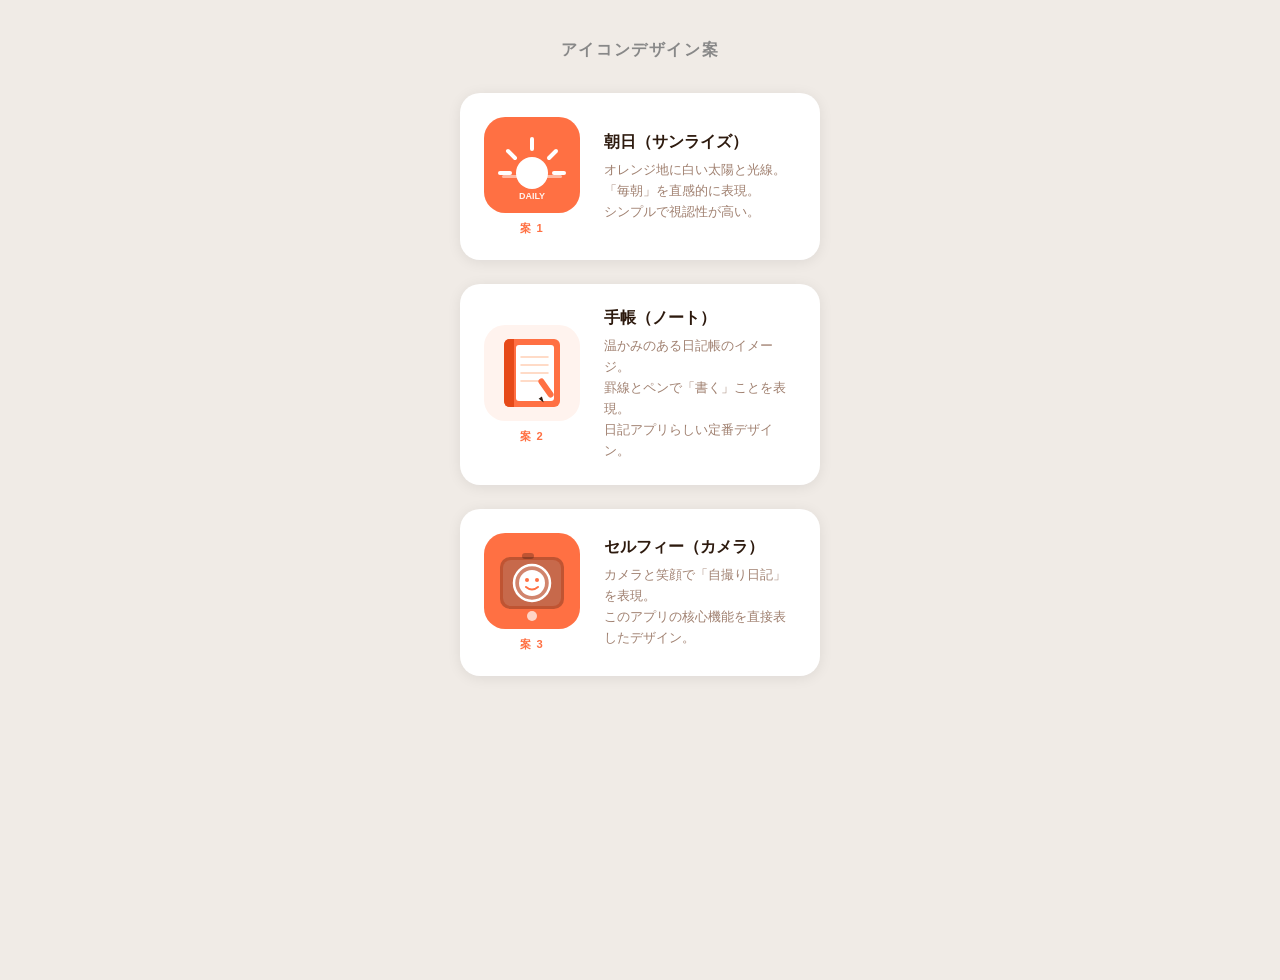
<file: icon-preview.html>
<!DOCTYPE html>
<html lang="ja">
<head>
  <meta charset="UTF-8" />
  <meta name="viewport" content="width=device-width, initial-scale=1.0" />
  <title>アイコン案</title>
  <style>
    body {
      font-family: 'Helvetica Neue', Arial, 'Hiragino Sans', sans-serif;
      background: #f0ebe6;
      display: flex;
      flex-direction: column;
      align-items: center;
      padding: 32px 16px;
      gap: 32px;
      min-height: 100vh;
    }
    h1 { font-size: 1rem; color: #888; letter-spacing: 0.1em; margin: 0; }
    .cards {
      display: flex;
      flex-direction: column;
      gap: 24px;
      width: 100%;
      max-width: 360px;
    }
    .card {
      background: #fff;
      border-radius: 20px;
      padding: 24px;
      box-shadow: 0 2px 14px rgba(0,0,0,0.08);
      display: flex;
      align-items: center;
      gap: 24px;
    }
    .icon-wrap {
      display: flex;
      flex-direction: column;
      align-items: center;
      gap: 8px;
      flex-shrink: 0;
    }
    /* iPhoneホーム画面風の角丸 */
    svg {
      border-radius: 22%;
      display: block;
    }
    .badge {
      font-size: 0.7rem;
      font-weight: 700;
      color: #ff7043;
      letter-spacing: 0.08em;
    }
    .info h2 { font-size: 1rem; font-weight: 700; color: #2d1a0e; margin: 0 0 6px; }
    .info p  { font-size: 0.82rem; color: #a08070; margin: 0; line-height: 1.6; }
  </style>
</head>
<body>
  <h1>アイコンデザイン案</h1>
  <div class="cards">

    <!-- 案1: 朝日 -->
    <div class="card">
      <div class="icon-wrap">
        <svg width="96" height="96" viewBox="0 0 96 96" xmlns="http://www.w3.org/2000/svg">
          <rect width="96" height="96" fill="#ff7043"/>
          <!-- 地平線 -->
          <rect x="18" y="58" width="60" height="3" rx="1.5" fill="rgba(255,255,255,0.5)"/>
          <!-- 太陽 -->
          <circle cx="48" cy="56" r="16" fill="#fff"/>
          <!-- 光線 -->
          <line x1="48" y1="22" x2="48" y2="32" stroke="#fff" stroke-width="4" stroke-linecap="round"/>
          <line x1="24" y1="34" x2="31" y2="41" stroke="#fff" stroke-width="4" stroke-linecap="round"/>
          <line x1="72" y1="34" x2="65" y2="41" stroke="#fff" stroke-width="4" stroke-linecap="round"/>
          <line x1="16" y1="56" x2="26" y2="56" stroke="#fff" stroke-width="4" stroke-linecap="round"/>
          <line x1="80" y1="56" x2="70" y2="56" stroke="#fff" stroke-width="4" stroke-linecap="round"/>
          <!-- アプリ名 -->
          <text x="48" y="82" text-anchor="middle" font-size="9" font-weight="700"
                font-family="Helvetica Neue, Arial, sans-serif" fill="#fff" opacity="0.9">DAILY</text>
        </svg>
        <span class="badge">案 1</span>
      </div>
      <div class="info">
        <h2>朝日（サンライズ）</h2>
        <p>オレンジ地に白い太陽と光線。<br/>「毎朝」を直感的に表現。<br/>シンプルで視認性が高い。</p>
      </div>
    </div>

    <!-- 案2: 手帳 -->
    <div class="card">
      <div class="icon-wrap">
        <svg width="96" height="96" viewBox="0 0 96 96" xmlns="http://www.w3.org/2000/svg">
          <rect width="96" height="96" fill="#fff3ee"/>
          <!-- ノート本体 -->
          <rect x="20" y="14" width="56" height="68" rx="6" fill="#ff7043"/>
          <!-- 背表紙（左の帯） -->
          <rect x="20" y="14" width="10" height="68" rx="6" fill="#e64a19"/>
          <rect x="26" y="14" width="4" height="68" fill="#e64a19"/>
          <!-- ページ（白エリア） -->
          <rect x="32" y="20" width="38" height="56" rx="3" fill="#fff"/>
          <!-- 罫線 -->
          <line x1="37" y1="32" x2="64" y2="32" stroke="#ffd0b5" stroke-width="1.5" stroke-linecap="round"/>
          <line x1="37" y1="40" x2="64" y2="40" stroke="#ffd0b5" stroke-width="1.5" stroke-linecap="round"/>
          <line x1="37" y1="48" x2="64" y2="48" stroke="#ffd0b5" stroke-width="1.5" stroke-linecap="round"/>
          <line x1="37" y1="56" x2="55" y2="56" stroke="#ffd0b5" stroke-width="1.5" stroke-linecap="round"/>
          <!-- ペン -->
          <rect x="59" y="52" width="6" height="22" rx="3" fill="#ff7043" transform="rotate(-35 62 63)"/>
          <polygon points="56,72 60,72 58,78" fill="#2d1a0e" transform="rotate(-35 58 75)"/>
        </svg>
        <span class="badge">案 2</span>
      </div>
      <div class="info">
        <h2>手帳（ノート）</h2>
        <p>温かみのある日記帳のイメージ。<br/>罫線とペンで「書く」ことを表現。<br/>日記アプリらしい定番デザイン。</p>
      </div>
    </div>

    <!-- 案3: セルフィー -->
    <div class="card">
      <div class="icon-wrap">
        <svg width="96" height="96" viewBox="0 0 96 96" xmlns="http://www.w3.org/2000/svg">
          <rect width="96" height="96" fill="#ff7043"/>
          <!-- カメラフレーム -->
          <rect x="16" y="24" width="64" height="52" rx="10" fill="rgba(0,0,0,0.25)"/>
          <rect x="19" y="27" width="58" height="46" rx="8" fill="rgba(255,255,255,0.12)"/>
          <!-- レンズ外円 -->
          <circle cx="48" cy="50" r="18" fill="rgba(255,255,255,0.18)" stroke="#fff" stroke-width="2.5"/>
          <!-- 顔（白円） -->
          <circle cx="48" cy="50" r="13" fill="#fff"/>
          <!-- 目 -->
          <circle cx="43" cy="47" r="2" fill="#ff7043"/>
          <circle cx="53" cy="47" r="2" fill="#ff7043"/>
          <!-- 笑顔 -->
          <path d="M42 54 Q48 59 54 54" stroke="#ff7043" stroke-width="2" stroke-linecap="round" fill="none"/>
          <!-- シャッターボタン -->
          <circle cx="48" cy="83" r="5" fill="#fff" opacity="0.7"/>
          <!-- カメラ上部 -->
          <rect x="38" y="20" width="12" height="6" rx="3" fill="rgba(0,0,0,0.25)"/>
        </svg>
        <span class="badge">案 3</span>
      </div>
      <div class="info">
        <h2>セルフィー（カメラ）</h2>
        <p>カメラと笑顔で「自撮り日記」を表現。<br/>このアプリの核心機能を直接表したデザイン。</p>
      </div>
    </div>

  </div>
</body>
</html>
</file>
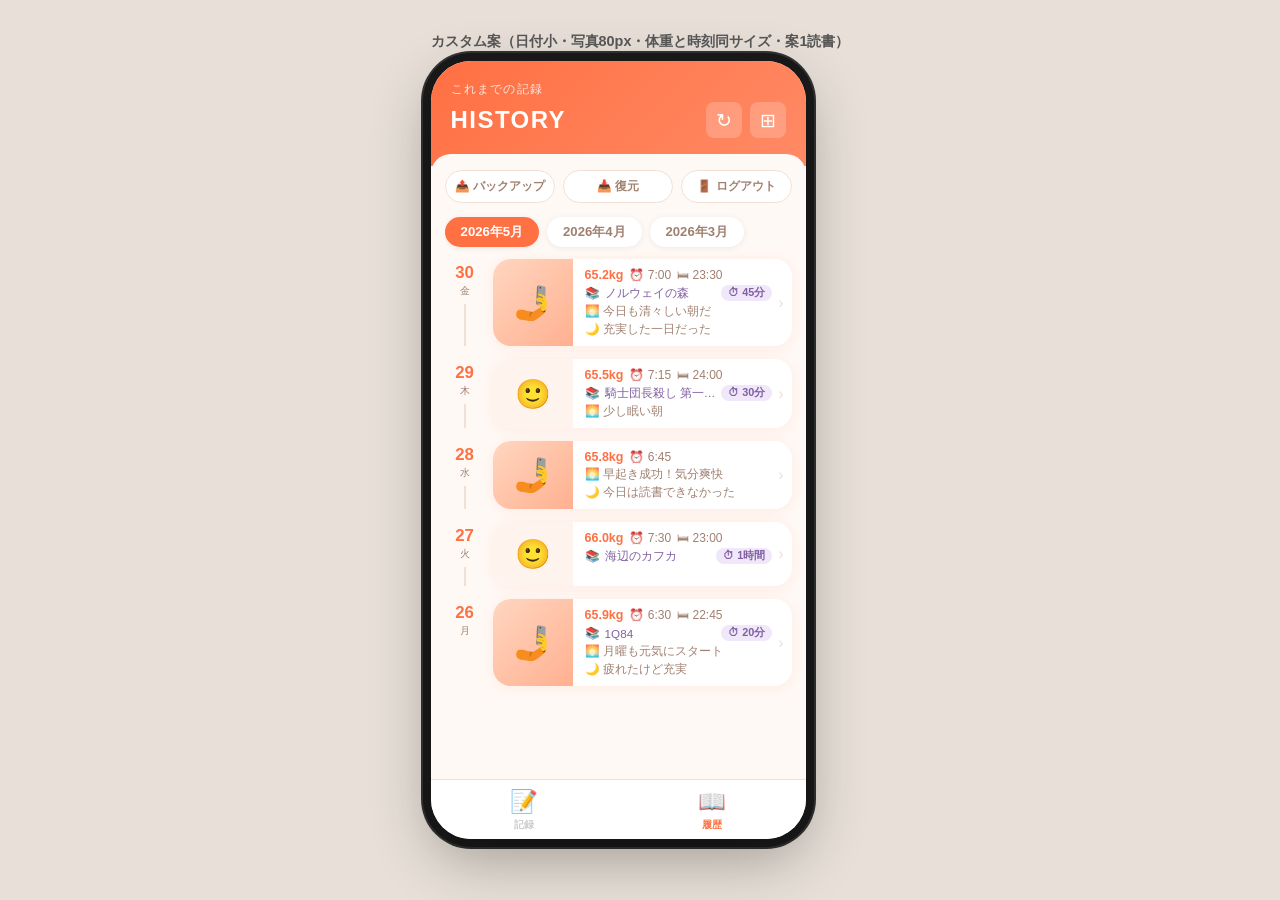
<file: layout-custom.html>
<!DOCTYPE html>
<html lang="ja">
<head>
<meta charset="UTF-8"/>
<meta name="viewport" content="width=device-width, initial-scale=1.0"/>
<title>カスタムレイアウト案</title>
<style>
*,*::before,*::after{box-sizing:border-box;margin:0;padding:0}
body{background:#e8e0d8;font-family:'Helvetica Neue',Arial,'Hiragino Kaku Gothic ProN',sans-serif;padding:32px;display:flex;gap:24px;justify-content:center;flex-wrap:wrap;align-items:flex-start}

:root{
  --primary:#ff7043;
  --primary-light:#ff8a65;
  --primary-pale:#fff3ee;
  --bg:#fff9f5;
  --card:#ffffff;
  --text:#2d1a0e;
  --muted:#a08070;
  --border:#f0e0d6;
  --radius:18px;
  --shadow:0 2px 14px rgba(255,112,67,0.10);
}

.phone-label{text-align:center;font-size:0.9rem;font-weight:700;color:#555;margin-bottom:10px}
.phone{
  width:375px;
  background:var(--bg);
  border-radius:40px;
  box-shadow:0 20px 60px rgba(0,0,0,0.30),0 0 0 8px #1a1a1a,0 0 0 10px #333;
  overflow:hidden;
}

/* header */
.header{background:linear-gradient(135deg,var(--primary),var(--primary-light));color:#fff;padding:20px 20px 28px;flex-shrink:0}
.header-sub{font-size:0.75rem;opacity:0.8;letter-spacing:0.1em;margin-bottom:4px}
.header-title-row{display:flex;align-items:center;justify-content:space-between}
.header-title{font-size:1.5rem;font-weight:800;letter-spacing:0.06em}
.btn-toggle{background:rgba(255,255,255,0.2);border:none;border-radius:8px;color:#fff;font-size:1.2rem;width:36px;height:36px;display:flex;align-items:center;justify-content:center}

/* body */
.body-scroll{background:var(--bg);margin-top:-12px;border-radius:20px 20px 0 0;padding:16px 14px 80px}

/* backup bar */
.backup-bar{display:flex;gap:8px;margin-bottom:10px}
.btn-backup{flex:1;padding:8px 6px;border:1.5px solid var(--border);border-radius:50px;background:var(--card);color:var(--muted);font-size:0.73rem;font-weight:600}

/* month chips */
.month-filter{display:flex;gap:8px;padding:4px 0 12px;overflow-x:auto;scrollbar-width:none}
.month-chip{flex-shrink:0;padding:6px 16px;border-radius:50px;border:none;background:var(--card);color:var(--muted);font-size:0.82rem;font-weight:600;box-shadow:0 1px 6px rgba(0,0,0,0.07)}
.month-chip.active{background:var(--primary);color:#fff}

/* timeline */
.history-list{list-style:none}
.history-item{display:flex;margin-bottom:13px;cursor:pointer}

/* ★ 日付カラム：小さく */
.timeline-date{
  width:40px;
  flex-shrink:0;
  display:flex;
  flex-direction:column;
  align-items:center;
  padding-top:6px;
}
.timeline-day{font-size:1.05rem;font-weight:800;color:var(--primary);line-height:1}
.timeline-weekday{font-size:0.62rem;color:var(--muted);margin-top:2px}
.timeline-line{width:2px;background:var(--border);flex:1;margin-top:6px;min-height:16px}

/* swipe container */
.swipe-container{flex:1;margin-left:8px;border-radius:var(--radius);box-shadow:var(--shadow);overflow:hidden}
.timeline-card{width:100%;background:var(--card);display:flex;align-items:stretch;position:relative}

/* ★ 写真：現状維持 80px */
.timeline-photo-col{width:80px;flex-shrink:0;display:flex;flex-direction:column}
.tl-photo{flex:1;min-height:64px;display:flex;align-items:stretch}
.tl-photo img{width:80px;height:100%;object-fit:cover;display:block}
.tl-photo-fill{
  width:80px;flex:1;min-height:64px;
  background:linear-gradient(135deg,#ffd6c0,#ffb090);
  display:flex;align-items:center;justify-content:center;font-size:2rem;
}
.tl-photo-placeholder{
  width:80px;flex:1;min-height:64px;
  background:var(--primary-pale);
  display:flex;align-items:center;justify-content:center;font-size:1.8rem;
}

/* info area */
.timeline-info{flex:1;padding:9px 6px 9px 12px;display:flex;flex-direction:column;gap:3px;min-width:0}

/* ★ Row1: 体重＋時刻を同じサイズで横並び */
.tl-row1{display:flex;align-items:center;gap:6px;flex-wrap:wrap}
.tl-weight{font-size:0.78rem;font-weight:700;color:var(--primary);white-space:nowrap}
.tl-time{font-size:0.75rem;color:var(--muted);white-space:nowrap}

/* ★ 読書行：案1スタイル */
.tl-reading{display:flex;align-items:center;gap:5px;font-size:0.73rem;color:#8060a0;overflow:hidden}
.tl-reading-icon{flex-shrink:0}
.tl-reading-title{overflow:hidden;text-overflow:ellipsis;white-space:nowrap;flex:1}
.tl-reading-time{
  flex-shrink:0;
  background:#f0e8fa;color:#8060a0;
  border-radius:50px;padding:1px 7px;
  font-size:0.68rem;font-weight:700;
}

/* コメント行 */
.tl-comment{font-size:0.73rem;color:var(--muted);white-space:nowrap;overflow:hidden;text-overflow:ellipsis}

/* arrow */
.timeline-arrow{display:flex;align-items:center;padding-right:8px;color:var(--border);font-size:1rem;flex-shrink:0}

/* nav */
.bottom-nav{position:sticky;bottom:0;background:var(--card);border-top:1px solid var(--border);display:flex;height:60px}
.nav-item{flex:1;display:flex;flex-direction:column;align-items:center;justify-content:center;gap:3px;border:none;background:transparent;color:#ccc;cursor:pointer}
.nav-item.active{color:var(--primary)}
.nav-icon{font-size:1.4rem}
.nav-label{font-size:0.65rem;font-weight:600}
</style>
</head>
<body>
<div>
<p class="phone-label">カスタム案（日付小・写真80px・体重と時刻同サイズ・案1読書）</p>
<div class="phone">
  <div class="header">
    <div class="header-sub">これまでの記録</div>
    <div class="header-title-row">
      <div class="header-title">HISTORY</div>
      <div style="display:flex;gap:8px">
        <button class="btn-toggle">↻</button>
        <button class="btn-toggle">⊞</button>
      </div>
    </div>
  </div>

  <div class="body-scroll">
    <div class="backup-bar">
      <button class="btn-backup">📤 バックアップ</button>
      <button class="btn-backup">📥 復元</button>
      <button class="btn-backup">🚪 ログアウト</button>
    </div>
    <div class="month-filter">
      <button class="month-chip active">2026年5月</button>
      <button class="month-chip">2026年4月</button>
      <button class="month-chip">2026年3月</button>
    </div>

    <ul class="history-list">

      <!-- 写真あり・読書あり・コメントあり -->
      <li class="history-item">
        <div class="timeline-date">
          <div class="timeline-day">30</div>
          <div class="timeline-weekday">金</div>
          <div class="timeline-line"></div>
        </div>
        <div class="swipe-container">
          <div class="timeline-card">
            <div class="timeline-photo-col">
              <div class="tl-photo-fill">🤳</div>
            </div>
            <div class="timeline-info">
              <div class="tl-row1">
                <span class="tl-weight">65.2kg</span>
                <span class="tl-time">⏰ 7:00</span>
                <span class="tl-time">🛏 23:30</span>
              </div>
              <div class="tl-reading">
                <span class="tl-reading-icon">📚</span>
                <span class="tl-reading-title">ノルウェイの森</span>
                <span class="tl-reading-time">⏱ 45分</span>
              </div>
              <div class="tl-comment">🌅 今日も清々しい朝だ</div>
              <div class="tl-comment">🌙 充実した一日だった</div>
            </div>
            <div class="timeline-arrow">›</div>
          </div>
        </div>
      </li>

      <!-- 写真なし・読書あり（長いタイトル）-->
      <li class="history-item">
        <div class="timeline-date">
          <div class="timeline-day">29</div>
          <div class="timeline-weekday">木</div>
          <div class="timeline-line"></div>
        </div>
        <div class="swipe-container">
          <div class="timeline-card">
            <div class="timeline-photo-col">
              <div class="tl-photo-placeholder">🙂</div>
            </div>
            <div class="timeline-info">
              <div class="tl-row1">
                <span class="tl-weight">65.5kg</span>
                <span class="tl-time">⏰ 7:15</span>
                <span class="tl-time">🛏 24:00</span>
              </div>
              <div class="tl-reading">
                <span class="tl-reading-icon">📚</span>
                <span class="tl-reading-title">騎士団長殺し 第一部 顕れるイデア編</span>
                <span class="tl-reading-time">⏱ 30分</span>
              </div>
              <div class="tl-comment">🌅 少し眠い朝</div>
            </div>
            <div class="timeline-arrow">›</div>
          </div>
        </div>
      </li>

      <!-- 写真あり・読書なし -->
      <li class="history-item">
        <div class="timeline-date">
          <div class="timeline-day">28</div>
          <div class="timeline-weekday">水</div>
          <div class="timeline-line"></div>
        </div>
        <div class="swipe-container">
          <div class="timeline-card">
            <div class="timeline-photo-col">
              <div class="tl-photo-fill">🤳</div>
            </div>
            <div class="timeline-info">
              <div class="tl-row1">
                <span class="tl-weight">65.8kg</span>
                <span class="tl-time">⏰ 6:45</span>
              </div>
              <div class="tl-comment">🌅 早起き成功！気分爽快</div>
              <div class="tl-comment">🌙 今日は読書できなかった</div>
            </div>
            <div class="timeline-arrow">›</div>
          </div>
        </div>
      </li>

      <!-- 写真なし・読書あり・コメントなし -->
      <li class="history-item">
        <div class="timeline-date">
          <div class="timeline-day">27</div>
          <div class="timeline-weekday">火</div>
          <div class="timeline-line"></div>
        </div>
        <div class="swipe-container">
          <div class="timeline-card">
            <div class="timeline-photo-col">
              <div class="tl-photo-placeholder">🙂</div>
            </div>
            <div class="timeline-info">
              <div class="tl-row1">
                <span class="tl-weight">66.0kg</span>
                <span class="tl-time">⏰ 7:30</span>
                <span class="tl-time">🛏 23:00</span>
              </div>
              <div class="tl-reading">
                <span class="tl-reading-icon">📚</span>
                <span class="tl-reading-title">海辺のカフカ</span>
                <span class="tl-reading-time">⏱ 1時間</span>
              </div>
            </div>
            <div class="timeline-arrow">›</div>
          </div>
        </div>
      </li>

      <!-- 写真あり・全項目あり -->
      <li class="history-item">
        <div class="timeline-date">
          <div class="timeline-day">26</div>
          <div class="timeline-weekday">月</div>
        </div>
        <div class="swipe-container">
          <div class="timeline-card">
            <div class="timeline-photo-col">
              <div class="tl-photo-fill">🤳</div>
            </div>
            <div class="timeline-info">
              <div class="tl-row1">
                <span class="tl-weight">65.9kg</span>
                <span class="tl-time">⏰ 6:30</span>
                <span class="tl-time">🛏 22:45</span>
              </div>
              <div class="tl-reading">
                <span class="tl-reading-icon">📚</span>
                <span class="tl-reading-title">1Q84</span>
                <span class="tl-reading-time">⏱ 20分</span>
              </div>
              <div class="tl-comment">🌅 月曜も元気にスタート</div>
              <div class="tl-comment">🌙 疲れたけど充実</div>
            </div>
            <div class="timeline-arrow">›</div>
          </div>
        </div>
      </li>

    </ul>
  </div>

  <div class="bottom-nav">
    <button class="nav-item"><span class="nav-icon">📝</span><span class="nav-label">記録</span></button>
    <button class="nav-item active"><span class="nav-icon">📖</span><span class="nav-label">履歴</span></button>
  </div>
</div>
</div>
</body>
</html>
</file>
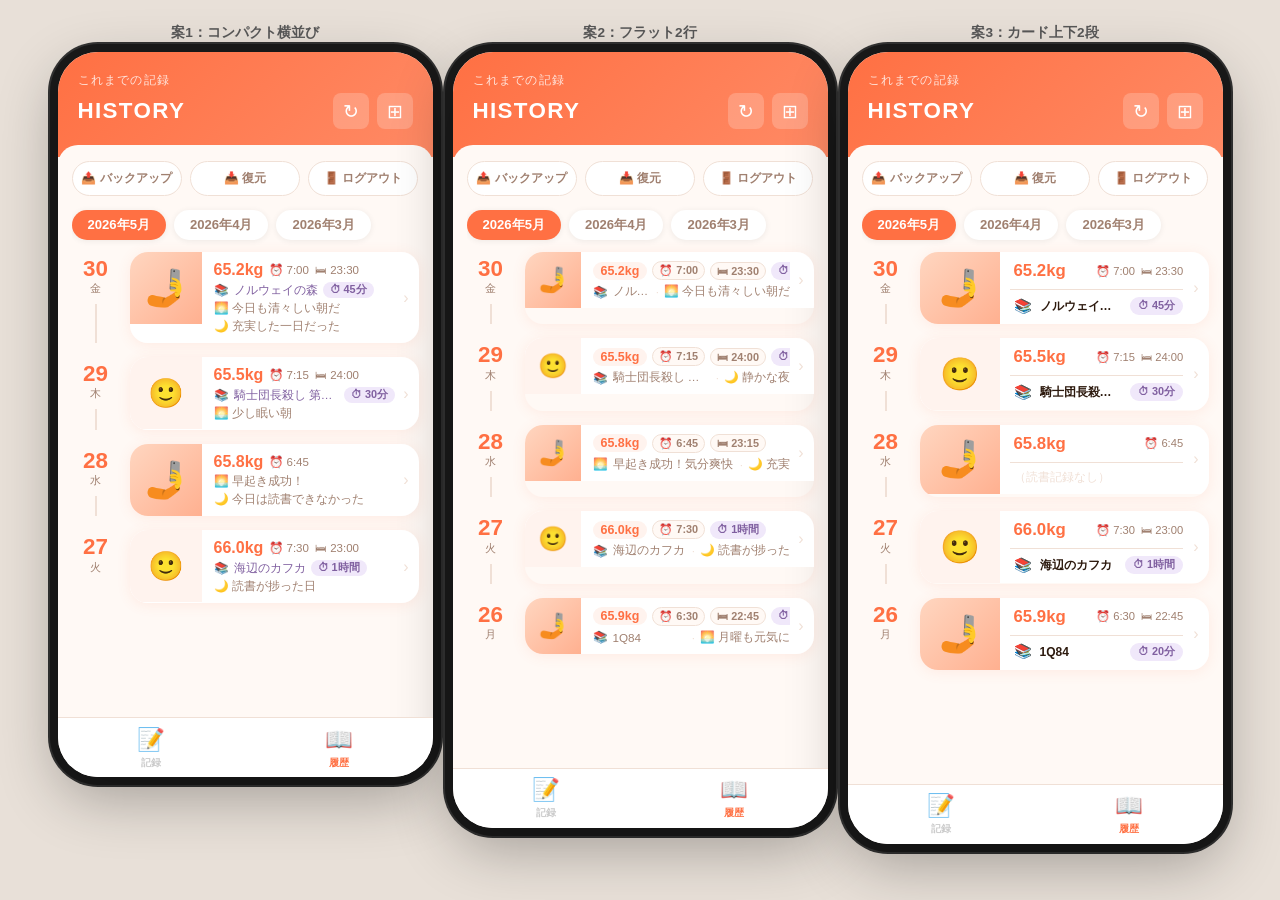
<file: layout-preview.html>
<!DOCTYPE html>
<html lang="ja">
<head>
<meta charset="UTF-8"/>
<meta name="viewport" content="width=device-width, initial-scale=1.0"/>
<title>レイアウト案 プレビュー</title>
<style>
*,*::before,*::after{box-sizing:border-box;margin:0;padding:0}
body{background:#e8e0d8;font-family:'Helvetica Neue',Arial,'Hiragino Kaku Gothic ProN',sans-serif;padding:24px 12px;display:flex;gap:20px;justify-content:center;flex-wrap:wrap;align-items:flex-start}

:root{
  --primary:#ff7043;
  --primary-light:#ff8a65;
  --primary-pale:#fff3ee;
  --bg:#fff9f5;
  --card:#ffffff;
  --text:#2d1a0e;
  --muted:#a08070;
  --border:#f0e0d6;
  --danger:#e05252;
  --radius:18px;
  --shadow:0 2px 14px rgba(255,112,67,0.10);
}

/* ── Phone frame ── */
.phone{
  width:375px;
  background:var(--bg);
  border-radius:40px;
  box-shadow:0 20px 60px rgba(0,0,0,0.30), 0 0 0 8px #1a1a1a, 0 0 0 10px #333;
  overflow:hidden;
  flex-shrink:0;
}
.phone-label{
  text-align:center;
  font-size:0.85rem;
  font-weight:700;
  color:#555;
  margin-bottom:10px;
}

/* ── Header ── */
.header{
  background:linear-gradient(135deg,var(--primary),var(--primary-light));
  color:#fff;
  padding:20px 20px 28px;
}
.header-sub{font-size:0.75rem;opacity:0.8;letter-spacing:0.1em;margin-bottom:4px}
.header-title-row{display:flex;align-items:center;justify-content:space-between}
.header-title{font-size:1.5rem;font-weight:800;letter-spacing:0.06em}
.btn-toggle{background:rgba(255,255,255,0.2);border:none;border-radius:8px;color:#fff;font-size:1.2rem;width:36px;height:36px;display:flex;align-items:center;justify-content:center}

/* ── Body ── */
.body-scroll{
  background:var(--bg);
  margin-top:-12px;
  border-radius:20px 20px 0 0;
  padding:16px 14px 100px;
}

/* ── Backup bar ── */
.backup-bar{display:flex;gap:8px;margin-bottom:10px}
.btn-backup{flex:1;padding:8px;border:1.5px solid var(--border);border-radius:50px;background:var(--card);color:var(--muted);font-size:0.75rem;font-weight:600}

/* ── Month chips ── */
.month-filter{display:flex;gap:8px;padding:4px 0 12px;overflow-x:auto;scrollbar-width:none}
.month-chip{flex-shrink:0;padding:6px 16px;border-radius:50px;border:none;background:var(--card);color:var(--muted);font-size:0.82rem;font-weight:600;box-shadow:0 1px 6px rgba(0,0,0,0.07)}
.month-chip.active{background:var(--primary);color:#fff}

/* ── Common timeline ── */
.history-list{list-style:none}
.history-item{display:flex;margin-bottom:14px;cursor:pointer}
.timeline-date{width:48px;flex-shrink:0;display:flex;flex-direction:column;align-items:center;padding-top:6px}
.timeline-day{font-size:1.4rem;font-weight:800;color:var(--primary);line-height:1}
.timeline-weekday{font-size:0.68rem;color:var(--muted);margin-top:2px}
.timeline-line{width:2px;background:var(--border);flex:1;margin-top:8px;min-height:20px}
.swipe-container{flex:1;margin-left:10px;border-radius:var(--radius);box-shadow:var(--shadow);overflow:hidden}
.timeline-card{width:100%;background:var(--card);display:flex;align-items:stretch;position:relative}
.timeline-arrow{display:flex;align-items:center;padding-right:10px;color:var(--border);font-size:1rem}

/* ── Nav ── */
.bottom-nav{position:sticky;bottom:0;background:var(--card);border-top:1px solid var(--border);display:flex;height:60px}
.nav-item{flex:1;display:flex;flex-direction:column;align-items:center;justify-content:center;gap:3px;border:none;background:transparent;color:#ccc;cursor:pointer}
.nav-item.active{color:var(--primary)}
.nav-icon{font-size:1.4rem}
.nav-label{font-size:0.65rem;font-weight:600}

/* ━━━━━━━━━━━━━━━━━━━━━━━━━━━━━━━━━━━
   案1：コンパクト横並び
   ━━━━━━━━━━━━━━━━━━━━━━━━━━━━━━━━━━━ */
.v1 .timeline-photo-col{width:72px;flex-shrink:0;display:flex;flex-direction:column}
.v1 .tl-photo{width:72px;height:72px;object-fit:cover;display:block;background:var(--primary-pale);display:flex;align-items:center;justify-content:center;font-size:1.8rem}
.v1 .tl-photo img{width:72px;height:72px;object-fit:cover;display:block}
.v1 .tl-photo-placeholder{width:72px;height:72px;background:var(--primary-pale);display:flex;align-items:center;justify-content:center;font-size:1.8rem}
.v1 .timeline-info{flex:1;padding:9px 8px 9px 12px;display:flex;flex-direction:column;gap:3px;min-width:0}
.v1 .tl-row1{display:flex;align-items:center;gap:6px;flex-wrap:wrap}
.v1 .tl-weight{font-size:1rem;font-weight:800;color:var(--primary);white-space:nowrap}
.v1 .tl-time{font-size:0.72rem;color:var(--muted);white-space:nowrap}
.v1 .tl-reading{display:flex;align-items:center;gap:5px;font-size:0.73rem;color:#8060a0;white-space:nowrap;overflow:hidden}
.v1 .tl-reading-title{overflow:hidden;text-overflow:ellipsis;white-space:nowrap}
.v1 .tl-reading-time{flex-shrink:0;background:#f0e8fa;color:#8060a0;border-radius:50px;padding:1px 7px;font-size:0.68rem;font-weight:700}
.v1 .tl-comment{font-size:0.73rem;color:var(--muted);white-space:nowrap;overflow:hidden;text-overflow:ellipsis}

/* ━━━━━━━━━━━━━━━━━━━━━━━━━━━━━━━━━━━
   案2：フラット2行
   ━━━━━━━━━━━━━━━━━━━━━━━━━━━━━━━━━━━ */
.v2 .timeline-photo-col{width:56px;flex-shrink:0}
.v2 .tl-photo-placeholder{width:56px;height:56px;background:var(--primary-pale);display:flex;align-items:center;justify-content:center;font-size:1.5rem}
.v2 .tl-photo{width:56px;height:56px;background:var(--primary-pale);display:flex;align-items:center;justify-content:center}
.v2 .tl-photo img{width:56px;height:56px;object-fit:cover;display:block}
.v2 .timeline-info{flex:1;padding:8px 8px 8px 12px;display:flex;flex-direction:column;justify-content:center;gap:4px;min-width:0}
.v2 .tl-row1{display:flex;align-items:center;gap:5px;flex-wrap:nowrap;overflow:hidden}
.v2 .tl-weight-badge{background:var(--primary-pale);color:var(--primary);border-radius:50px;padding:2px 8px;font-size:0.78rem;font-weight:800;white-space:nowrap;flex-shrink:0}
.v2 .tl-time-badge{background:var(--bg);color:var(--muted);border-radius:50px;padding:2px 6px;font-size:0.68rem;font-weight:600;white-space:nowrap;border:1px solid var(--border);flex-shrink:0}
.v2 .tl-reading-badge{background:#f0e8fa;color:#8060a0;border-radius:50px;padding:2px 7px;font-size:0.68rem;font-weight:700;white-space:nowrap;flex-shrink:0}
.v2 .tl-row2{display:flex;align-items:center;gap:5px;overflow:hidden;font-size:0.73rem;color:var(--muted);white-space:nowrap}
.v2 .tl-book{overflow:hidden;text-overflow:ellipsis;white-space:nowrap;flex:1}
.v2 .tl-sep{color:var(--border);flex-shrink:0}

/* ━━━━━━━━━━━━━━━━━━━━━━━━━━━━━━━━━━━
   案3：カード上下2段
   ━━━━━━━━━━━━━━━━━━━━━━━━━━━━━━━━━━━ */
.v3 .timeline-photo-col{width:80px;flex-shrink:0;display:flex;flex-direction:column}
.v3 .tl-photo-placeholder{flex:1;background:var(--primary-pale);display:flex;align-items:center;justify-content:center;font-size:2rem;min-height:56px}
.v3 .tl-photo{flex:1;background:var(--primary-pale);display:flex;align-items:center;justify-content:center;min-height:56px}
.v3 .tl-photo img{width:80px;height:100%;object-fit:cover;display:block}
.v3 .timeline-info{flex:1;display:flex;flex-direction:column;min-width:0}
.v3 .tl-top{padding:9px 10px 8px 14px;display:flex;align-items:center;gap:8px}
.v3 .tl-weight{font-size:1.05rem;font-weight:800;color:var(--primary)}
.v3 .tl-times{display:flex;gap:6px;margin-left:auto}
.v3 .tl-time{font-size:0.7rem;color:var(--muted);white-space:nowrap}
.v3 .tl-divider{height:1px;background:var(--border);margin:0 10px}
.v3 .tl-bottom{padding:7px 10px 9px 14px;display:flex;align-items:center;gap:8px}
.v3 .tl-book-icon{font-size:0.9rem;flex-shrink:0}
.v3 .tl-book{font-size:0.75rem;color:var(--text);font-weight:600;overflow:hidden;text-overflow:ellipsis;white-space:nowrap;flex:1}
.v3 .tl-reading-time{flex-shrink:0;background:#f0e8fa;color:#8060a0;border-radius:50px;padding:2px 8px;font-size:0.68rem;font-weight:700}
.v3 .tl-no-reading{font-size:0.72rem;color:var(--border);flex:1}

/* 写真あり placeholder */
.photo-fill{
  width:100%;height:100%;
  background:linear-gradient(135deg,#ffd6c0,#ffb090);
  display:flex;align-items:center;justify-content:center;
  font-size:2.2rem;
}
</style>
</head>
<body>

<!-- 案1 -->
<div>
<p class="phone-label">案1：コンパクト横並び</p>
<div class="phone">
  <div class="header">
    <div class="header-sub">これまでの記録</div>
    <div class="header-title-row">
      <div class="header-title" style="font-size:1.4rem">HISTORY</div>
      <div style="display:flex;gap:8px">
        <button class="btn-toggle">↻</button>
        <button class="btn-toggle">⊞</button>
      </div>
    </div>
  </div>
  <div class="body-scroll v1">
    <div class="backup-bar">
      <button class="btn-backup">📤 バックアップ</button>
      <button class="btn-backup">📥 復元</button>
      <button class="btn-backup">🚪 ログアウト</button>
    </div>
    <div class="month-filter">
      <button class="month-chip active">2026年5月</button>
      <button class="month-chip">2026年4月</button>
      <button class="month-chip">2026年3月</button>
    </div>
    <ul class="history-list">

      <!-- 記録1 写真あり -->
      <li class="history-item">
        <div class="timeline-date">
          <div class="timeline-day">30</div>
          <div class="timeline-weekday">金</div>
          <div class="timeline-line"></div>
        </div>
        <div class="swipe-container">
          <div class="timeline-card">
            <div class="timeline-photo-col">
              <div class="tl-photo"><div class="photo-fill">🤳</div></div>
            </div>
            <div class="timeline-info">
              <div class="tl-row1">
                <span class="tl-weight">65.2kg</span>
                <span class="tl-time">⏰ 7:00</span>
                <span class="tl-time">🛏 23:30</span>
              </div>
              <div class="tl-reading">
                <span>📚</span>
                <span class="tl-reading-title">ノルウェイの森</span>
                <span class="tl-reading-time">⏱ 45分</span>
              </div>
              <div class="tl-comment">🌅 今日も清々しい朝だ</div>
              <div class="tl-comment">🌙 充実した一日だった</div>
            </div>
            <div class="timeline-arrow">›</div>
          </div>
        </div>
      </li>

      <!-- 記録2 写真なし -->
      <li class="history-item">
        <div class="timeline-date">
          <div class="timeline-day">29</div>
          <div class="timeline-weekday">木</div>
          <div class="timeline-line"></div>
        </div>
        <div class="swipe-container">
          <div class="timeline-card">
            <div class="timeline-photo-col">
              <div class="tl-photo-placeholder">🙂</div>
            </div>
            <div class="timeline-info">
              <div class="tl-row1">
                <span class="tl-weight">65.5kg</span>
                <span class="tl-time">⏰ 7:15</span>
                <span class="tl-time">🛏 24:00</span>
              </div>
              <div class="tl-reading">
                <span>📚</span>
                <span class="tl-reading-title">騎士団長殺し 第一部</span>
                <span class="tl-reading-time">⏱ 30分</span>
              </div>
              <div class="tl-comment">🌅 少し眠い朝</div>
            </div>
            <div class="timeline-arrow">›</div>
          </div>
        </div>
      </li>

      <!-- 記録3 読書なし -->
      <li class="history-item">
        <div class="timeline-date">
          <div class="timeline-day">28</div>
          <div class="timeline-weekday">水</div>
          <div class="timeline-line"></div>
        </div>
        <div class="swipe-container">
          <div class="timeline-card">
            <div class="timeline-photo-col">
              <div class="tl-photo"><div class="photo-fill">🤳</div></div>
            </div>
            <div class="timeline-info">
              <div class="tl-row1">
                <span class="tl-weight">65.8kg</span>
                <span class="tl-time">⏰ 6:45</span>
              </div>
              <div class="tl-comment">🌅 早起き成功！</div>
              <div class="tl-comment">🌙 今日は読書できなかった</div>
            </div>
            <div class="timeline-arrow">›</div>
          </div>
        </div>
      </li>

      <!-- 記録4 -->
      <li class="history-item">
        <div class="timeline-date">
          <div class="timeline-day">27</div>
          <div class="timeline-weekday">火</div>
        </div>
        <div class="swipe-container">
          <div class="timeline-card">
            <div class="timeline-photo-col">
              <div class="tl-photo-placeholder">🙂</div>
            </div>
            <div class="timeline-info">
              <div class="tl-row1">
                <span class="tl-weight">66.0kg</span>
                <span class="tl-time">⏰ 7:30</span>
                <span class="tl-time">🛏 23:00</span>
              </div>
              <div class="tl-reading">
                <span>📚</span>
                <span class="tl-reading-title">海辺のカフカ</span>
                <span class="tl-reading-time">⏱ 1時間</span>
              </div>
              <div class="tl-comment">🌙 読書が捗った日</div>
            </div>
            <div class="timeline-arrow">›</div>
          </div>
        </div>
      </li>

    </ul>
  </div>
  <div class="bottom-nav">
    <button class="nav-item"><span class="nav-icon">📝</span><span class="nav-label">記録</span></button>
    <button class="nav-item active"><span class="nav-icon">📖</span><span class="nav-label">履歴</span></button>
  </div>
</div>
</div>

<!-- 案2 -->
<div>
<p class="phone-label">案2：フラット2行</p>
<div class="phone">
  <div class="header">
    <div class="header-sub">これまでの記録</div>
    <div class="header-title-row">
      <div class="header-title" style="font-size:1.4rem">HISTORY</div>
      <div style="display:flex;gap:8px">
        <button class="btn-toggle">↻</button>
        <button class="btn-toggle">⊞</button>
      </div>
    </div>
  </div>
  <div class="body-scroll v2">
    <div class="backup-bar">
      <button class="btn-backup">📤 バックアップ</button>
      <button class="btn-backup">📥 復元</button>
      <button class="btn-backup">🚪 ログアウト</button>
    </div>
    <div class="month-filter">
      <button class="month-chip active">2026年5月</button>
      <button class="month-chip">2026年4月</button>
      <button class="month-chip">2026年3月</button>
    </div>
    <ul class="history-list">

      <li class="history-item">
        <div class="timeline-date">
          <div class="timeline-day">30</div>
          <div class="timeline-weekday">金</div>
          <div class="timeline-line"></div>
        </div>
        <div class="swipe-container">
          <div class="timeline-card">
            <div class="timeline-photo-col">
              <div class="tl-photo"><div class="photo-fill" style="font-size:1.5rem">🤳</div></div>
            </div>
            <div class="timeline-info">
              <div class="tl-row1">
                <span class="tl-weight-badge">65.2kg</span>
                <span class="tl-time-badge">⏰ 7:00</span>
                <span class="tl-time-badge">🛏 23:30</span>
                <span class="tl-reading-badge">⏱ 45分</span>
              </div>
              <div class="tl-row2">
                <span>📚</span>
                <span class="tl-book">ノルウェイの森</span>
                <span class="tl-sep">·</span>
                <span style="flex-shrink:0">🌅 今日も清々しい朝だ</span>
              </div>
            </div>
            <div class="timeline-arrow">›</div>
          </div>
        </div>
      </li>

      <li class="history-item">
        <div class="timeline-date">
          <div class="timeline-day">29</div>
          <div class="timeline-weekday">木</div>
          <div class="timeline-line"></div>
        </div>
        <div class="swipe-container">
          <div class="timeline-card">
            <div class="timeline-photo-col">
              <div class="tl-photo-placeholder" style="height:56px">🙂</div>
            </div>
            <div class="timeline-info">
              <div class="tl-row1">
                <span class="tl-weight-badge">65.5kg</span>
                <span class="tl-time-badge">⏰ 7:15</span>
                <span class="tl-time-badge">🛏 24:00</span>
                <span class="tl-reading-badge">⏱ 30分</span>
              </div>
              <div class="tl-row2">
                <span>📚</span>
                <span class="tl-book">騎士団長殺し 第一部</span>
                <span class="tl-sep">·</span>
                <span style="flex-shrink:0">🌙 静かな夜</span>
              </div>
            </div>
            <div class="timeline-arrow">›</div>
          </div>
        </div>
      </li>

      <li class="history-item">
        <div class="timeline-date">
          <div class="timeline-day">28</div>
          <div class="timeline-weekday">水</div>
          <div class="timeline-line"></div>
        </div>
        <div class="swipe-container">
          <div class="timeline-card">
            <div class="timeline-photo-col">
              <div class="tl-photo"><div class="photo-fill" style="font-size:1.5rem">🤳</div></div>
            </div>
            <div class="timeline-info">
              <div class="tl-row1">
                <span class="tl-weight-badge">65.8kg</span>
                <span class="tl-time-badge">⏰ 6:45</span>
                <span class="tl-time-badge">🛏 23:15</span>
              </div>
              <div class="tl-row2">
                <span>🌅</span>
                <span class="tl-book">早起き成功！気分爽快</span>
                <span class="tl-sep">·</span>
                <span style="flex-shrink:0">🌙 充実</span>
              </div>
            </div>
            <div class="timeline-arrow">›</div>
          </div>
        </div>
      </li>

      <li class="history-item">
        <div class="timeline-date">
          <div class="timeline-day">27</div>
          <div class="timeline-weekday">火</div>
          <div class="timeline-line"></div>
        </div>
        <div class="swipe-container">
          <div class="timeline-card">
            <div class="timeline-photo-col">
              <div class="tl-photo-placeholder" style="height:56px">🙂</div>
            </div>
            <div class="timeline-info">
              <div class="tl-row1">
                <span class="tl-weight-badge">66.0kg</span>
                <span class="tl-time-badge">⏰ 7:30</span>
                <span class="tl-reading-badge">⏱ 1時間</span>
              </div>
              <div class="tl-row2">
                <span>📚</span>
                <span class="tl-book">海辺のカフカ</span>
                <span class="tl-sep">·</span>
                <span style="flex-shrink:0">🌙 読書が捗った</span>
              </div>
            </div>
            <div class="timeline-arrow">›</div>
          </div>
        </div>
      </li>

      <li class="history-item">
        <div class="timeline-date">
          <div class="timeline-day">26</div>
          <div class="timeline-weekday">月</div>
        </div>
        <div class="swipe-container">
          <div class="timeline-card">
            <div class="timeline-photo-col">
              <div class="tl-photo"><div class="photo-fill" style="font-size:1.5rem">🤳</div></div>
            </div>
            <div class="timeline-info">
              <div class="tl-row1">
                <span class="tl-weight-badge">65.9kg</span>
                <span class="tl-time-badge">⏰ 6:30</span>
                <span class="tl-time-badge">🛏 22:45</span>
                <span class="tl-reading-badge">⏱ 20分</span>
              </div>
              <div class="tl-row2">
                <span>📚</span>
                <span class="tl-book">1Q84</span>
                <span class="tl-sep">·</span>
                <span style="flex-shrink:0">🌅 月曜も元気に</span>
              </div>
            </div>
            <div class="timeline-arrow">›</div>
          </div>
        </div>
      </li>

    </ul>
  </div>
  <div class="bottom-nav">
    <button class="nav-item"><span class="nav-icon">📝</span><span class="nav-label">記録</span></button>
    <button class="nav-item active"><span class="nav-icon">📖</span><span class="nav-label">履歴</span></button>
  </div>
</div>
</div>

<!-- 案3 -->
<div>
<p class="phone-label">案3：カード上下2段</p>
<div class="phone">
  <div class="header">
    <div class="header-sub">これまでの記録</div>
    <div class="header-title-row">
      <div class="header-title" style="font-size:1.4rem">HISTORY</div>
      <div style="display:flex;gap:8px">
        <button class="btn-toggle">↻</button>
        <button class="btn-toggle">⊞</button>
      </div>
    </div>
  </div>
  <div class="body-scroll v3">
    <div class="backup-bar">
      <button class="btn-backup">📤 バックアップ</button>
      <button class="btn-backup">📥 復元</button>
      <button class="btn-backup">🚪 ログアウト</button>
    </div>
    <div class="month-filter">
      <button class="month-chip active">2026年5月</button>
      <button class="month-chip">2026年4月</button>
      <button class="month-chip">2026年3月</button>
    </div>
    <ul class="history-list">

      <li class="history-item">
        <div class="timeline-date">
          <div class="timeline-day">30</div>
          <div class="timeline-weekday">金</div>
          <div class="timeline-line"></div>
        </div>
        <div class="swipe-container">
          <div class="timeline-card">
            <div class="timeline-photo-col">
              <div class="tl-photo"><div class="photo-fill">🤳</div></div>
            </div>
            <div class="timeline-info">
              <div class="tl-top">
                <span class="tl-weight">65.2kg</span>
                <div class="tl-times">
                  <span class="tl-time">⏰ 7:00</span>
                  <span class="tl-time">🛏 23:30</span>
                </div>
              </div>
              <div class="tl-divider"></div>
              <div class="tl-bottom">
                <span class="tl-book-icon">📚</span>
                <span class="tl-book">ノルウェイの森</span>
                <span class="tl-reading-time">⏱ 45分</span>
              </div>
            </div>
            <div class="timeline-arrow">›</div>
          </div>
        </div>
      </li>

      <li class="history-item">
        <div class="timeline-date">
          <div class="timeline-day">29</div>
          <div class="timeline-weekday">木</div>
          <div class="timeline-line"></div>
        </div>
        <div class="swipe-container">
          <div class="timeline-card">
            <div class="timeline-photo-col">
              <div class="tl-photo-placeholder">🙂</div>
            </div>
            <div class="timeline-info">
              <div class="tl-top">
                <span class="tl-weight">65.5kg</span>
                <div class="tl-times">
                  <span class="tl-time">⏰ 7:15</span>
                  <span class="tl-time">🛏 24:00</span>
                </div>
              </div>
              <div class="tl-divider"></div>
              <div class="tl-bottom">
                <span class="tl-book-icon">📚</span>
                <span class="tl-book">騎士団長殺し 第一部</span>
                <span class="tl-reading-time">⏱ 30分</span>
              </div>
            </div>
            <div class="timeline-arrow">›</div>
          </div>
        </div>
      </li>

      <li class="history-item">
        <div class="timeline-date">
          <div class="timeline-day">28</div>
          <div class="timeline-weekday">水</div>
          <div class="timeline-line"></div>
        </div>
        <div class="swipe-container">
          <div class="timeline-card">
            <div class="timeline-photo-col">
              <div class="tl-photo"><div class="photo-fill">🤳</div></div>
            </div>
            <div class="timeline-info">
              <div class="tl-top">
                <span class="tl-weight">65.8kg</span>
                <div class="tl-times">
                  <span class="tl-time">⏰ 6:45</span>
                </div>
              </div>
              <div class="tl-divider"></div>
              <div class="tl-bottom">
                <span class="tl-no-reading">（読書記録なし）</span>
              </div>
            </div>
            <div class="timeline-arrow">›</div>
          </div>
        </div>
      </li>

      <li class="history-item">
        <div class="timeline-date">
          <div class="timeline-day">27</div>
          <div class="timeline-weekday">火</div>
          <div class="timeline-line"></div>
        </div>
        <div class="swipe-container">
          <div class="timeline-card">
            <div class="timeline-photo-col">
              <div class="tl-photo-placeholder">🙂</div>
            </div>
            <div class="timeline-info">
              <div class="tl-top">
                <span class="tl-weight">66.0kg</span>
                <div class="tl-times">
                  <span class="tl-time">⏰ 7:30</span>
                  <span class="tl-time">🛏 23:00</span>
                </div>
              </div>
              <div class="tl-divider"></div>
              <div class="tl-bottom">
                <span class="tl-book-icon">📚</span>
                <span class="tl-book">海辺のカフカ</span>
                <span class="tl-reading-time">⏱ 1時間</span>
              </div>
            </div>
            <div class="timeline-arrow">›</div>
          </div>
        </div>
      </li>

      <li class="history-item">
        <div class="timeline-date">
          <div class="timeline-day">26</div>
          <div class="timeline-weekday">月</div>
        </div>
        <div class="swipe-container">
          <div class="timeline-card">
            <div class="timeline-photo-col">
              <div class="tl-photo"><div class="photo-fill">🤳</div></div>
            </div>
            <div class="timeline-info">
              <div class="tl-top">
                <span class="tl-weight">65.9kg</span>
                <div class="tl-times">
                  <span class="tl-time">⏰ 6:30</span>
                  <span class="tl-time">🛏 22:45</span>
                </div>
              </div>
              <div class="tl-divider"></div>
              <div class="tl-bottom">
                <span class="tl-book-icon">📚</span>
                <span class="tl-book">1Q84</span>
                <span class="tl-reading-time">⏱ 20分</span>
              </div>
            </div>
            <div class="timeline-arrow">›</div>
          </div>
        </div>
      </li>

    </ul>
  </div>
  <div class="bottom-nav">
    <button class="nav-item"><span class="nav-icon">📝</span><span class="nav-label">記録</span></button>
    <button class="nav-item active"><span class="nav-icon">📖</span><span class="nav-label">履歴</span></button>
  </div>
</div>
</div>

</body>
</html>
</file>
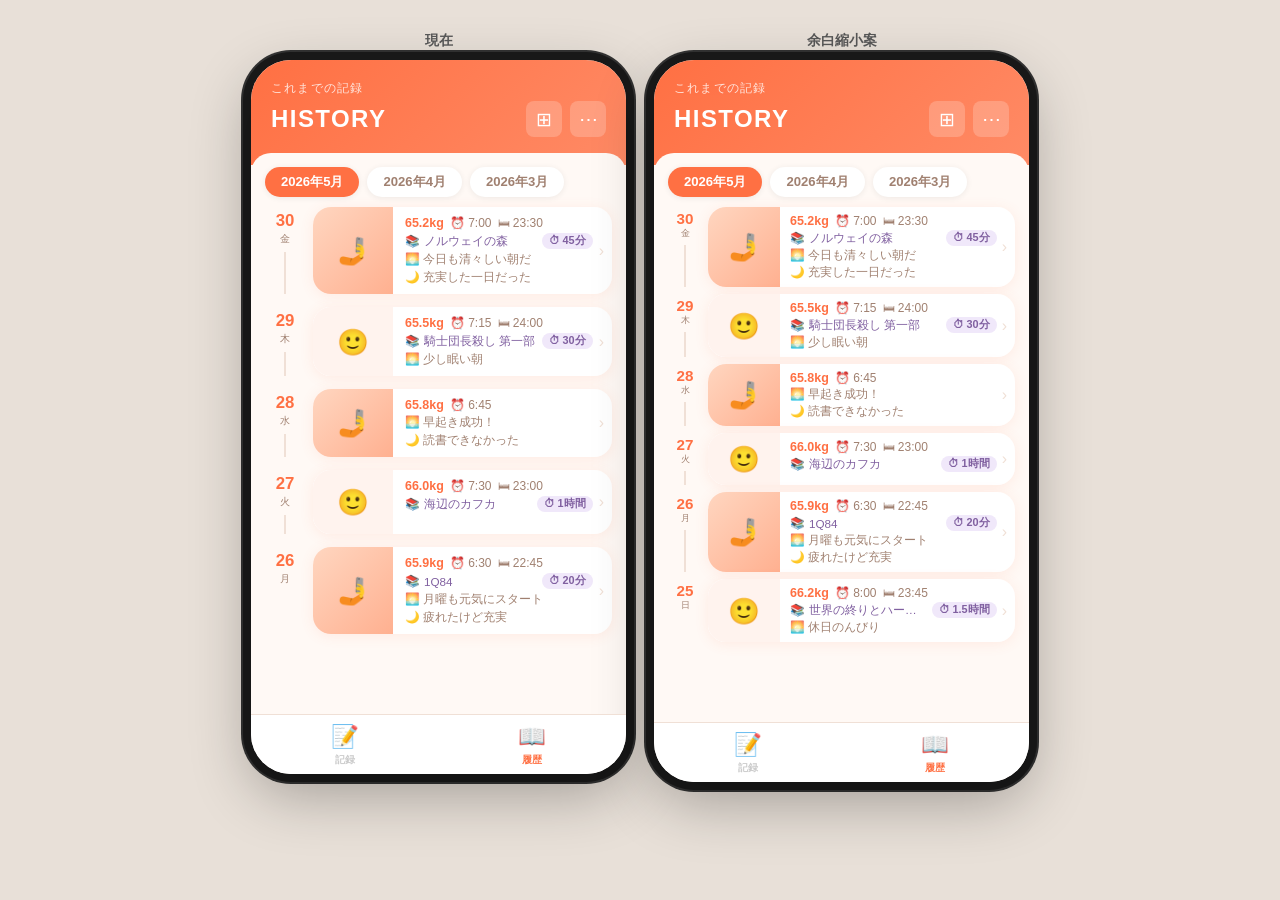
<file: layout-spacing.html>
<!DOCTYPE html>
<html lang="ja">
<head>
<meta charset="UTF-8"/>
<meta name="viewport" content="width=device-width, initial-scale=1.0"/>
<title>余白縮小案</title>
<style>
*,*::before,*::after{box-sizing:border-box;margin:0;padding:0}
body{background:#e8e0d8;font-family:'Helvetica Neue',Arial,'Hiragino Kaku Gothic ProN',sans-serif;padding:32px 20px;display:flex;gap:28px;justify-content:center;flex-wrap:wrap;align-items:flex-start}

:root{
  --primary:#ff7043;--primary-light:#ff8a65;--primary-pale:#fff3ee;
  --bg:#fff9f5;--card:#ffffff;--text:#2d1a0e;--muted:#a08070;
  --border:#f0e0d6;--radius:18px;--shadow:0 2px 14px rgba(255,112,67,0.10);
}

.phone-label{text-align:center;font-size:0.85rem;font-weight:700;color:#555;margin-bottom:10px}
.phone{width:375px;background:var(--bg);border-radius:40px;box-shadow:0 20px 60px rgba(0,0,0,0.30),0 0 0 8px #1a1a1a,0 0 0 10px #333;overflow:hidden;flex-shrink:0}

.header{background:linear-gradient(135deg,var(--primary),var(--primary-light));color:#fff;padding:20px 20px 28px}
.header-sub{font-size:0.75rem;opacity:0.8;letter-spacing:0.1em;margin-bottom:4px}
.header-title-row{display:flex;align-items:center;justify-content:space-between}
.header-title{font-size:1.5rem;font-weight:800;letter-spacing:0.06em}
.btn-toggle{background:rgba(255,255,255,0.2);border:none;border-radius:8px;color:#fff;font-size:1.2rem;width:36px;height:36px;display:flex;align-items:center;justify-content:center}

.month-filter{display:flex;gap:8px;padding:14px 14px 10px;overflow-x:auto;scrollbar-width:none;background:var(--bg);margin-top:-12px;border-radius:20px 20px 0 0}
.month-chip{flex-shrink:0;padding:6px 16px;border-radius:50px;border:none;background:var(--card);color:var(--muted);font-size:0.82rem;font-weight:600;box-shadow:0 1px 6px rgba(0,0,0,0.07)}
.month-chip.active{background:var(--primary);color:#fff}

.history-list{list-style:none;padding:0 14px 80px;background:var(--bg)}
.timeline-arrow{display:flex;align-items:center;padding-right:8px;color:var(--border);font-size:1rem;flex-shrink:0}
.swipe-container{flex:1;border-radius:var(--radius);box-shadow:var(--shadow);overflow:hidden}
.timeline-card{width:100%;background:var(--card);display:flex;align-items:stretch}

/* info共通 */
.tl-row1{display:flex;align-items:center;gap:6px;flex-wrap:wrap}
.tl-weight{font-size:0.78rem;font-weight:700;color:var(--primary);white-space:nowrap}
.tl-time{font-size:0.75rem;color:var(--muted);white-space:nowrap}
.tl-reading{display:flex;align-items:center;gap:4px;font-size:0.73rem;color:#8060a0;overflow:hidden}
.tl-reading-title{overflow:hidden;text-overflow:ellipsis;white-space:nowrap;flex:1}
.tl-reading-time{flex-shrink:0;background:#f0e8fa;color:#8060a0;border-radius:50px;padding:1px 7px;font-size:0.68rem;font-weight:700}
.tl-comment{font-size:0.73rem;color:var(--muted);white-space:nowrap;overflow:hidden;text-overflow:ellipsis}

.photo-fill{background:linear-gradient(135deg,#ffd6c0,#ffb090);display:flex;align-items:center;justify-content:center;font-size:1.6rem;flex:1}
.photo-placeholder{background:var(--primary-pale);display:flex;align-items:center;justify-content:center;font-size:1.6rem;flex:1}

.bottom-nav{position:sticky;bottom:0;background:var(--card);border-top:1px solid var(--border);display:flex;height:60px}
.nav-item{flex:1;display:flex;flex-direction:column;align-items:center;justify-content:center;gap:3px;border:none;background:transparent;color:#ccc}
.nav-item.active{color:var(--primary)}
.nav-icon{font-size:1.4rem}
.nav-label{font-size:0.65rem;font-weight:600}

/* ━━━ 現在 ━━━ */
.cur .history-item{display:flex;margin-bottom:13px;cursor:pointer}
.cur .history-item:last-child{margin-bottom:0}
.cur .timeline-date{width:40px;flex-shrink:0;display:flex;flex-direction:column;align-items:center;padding-top:6px}
.cur .timeline-day{font-size:1.05rem;font-weight:800;color:var(--primary);line-height:1}
.cur .timeline-weekday{font-size:0.62rem;color:var(--muted);margin-top:2px}
.cur .timeline-line{width:2px;background:var(--border);flex:1;margin-top:6px;min-height:16px}
.cur .swipe-container{margin-left:8px}
.cur .photo-col{width:80px;flex-shrink:0;display:flex;flex-direction:column}
.cur .photo-col .photo-fill,
.cur .photo-col .photo-placeholder{min-height:64px;width:80px}
.cur .timeline-info{flex:1;padding:9px 6px 9px 12px;display:flex;flex-direction:column;gap:3px;min-width:0}

/* ━━━ 余白縮小 ━━━ */
.tight .history-item{display:flex;margin-bottom:7px;cursor:pointer}
.tight .history-item:last-child{margin-bottom:0}
.tight .timeline-date{width:34px;flex-shrink:0;display:flex;flex-direction:column;align-items:center;padding-top:4px}
.tight .timeline-day{font-size:0.95rem;font-weight:800;color:var(--primary);line-height:1}
.tight .timeline-weekday{font-size:0.58rem;color:var(--muted);margin-top:1px}
.tight .timeline-line{width:2px;background:var(--border);flex:1;margin-top:5px;min-height:12px}
.tight .swipe-container{margin-left:6px}
.tight .photo-col{width:72px;flex-shrink:0;display:flex;flex-direction:column}
.tight .photo-col .photo-fill,
.tight .photo-col .photo-placeholder{min-height:52px;width:72px}
.tight .timeline-info{flex:1;padding:7px 5px 7px 10px;display:flex;flex-direction:column;gap:2px;min-width:0}
</style>
</head>
<body>

<!-- 現在 -->
<div>
<p class="phone-label">現在</p>
<div class="phone">
  <div class="header">
    <div class="header-sub">これまでの記録</div>
    <div class="header-title-row">
      <div class="header-title">HISTORY</div>
      <div style="display:flex;gap:8px"><button class="btn-toggle">⊞</button><button class="btn-toggle">⋯</button></div>
    </div>
  </div>
  <div class="month-filter">
    <button class="month-chip active">2026年5月</button>
    <button class="month-chip">2026年4月</button>
    <button class="month-chip">2026年3月</button>
  </div>
  <ul class="history-list cur">
    <li class="history-item">
      <div class="timeline-date"><div class="timeline-day">30</div><div class="timeline-weekday">金</div><div class="timeline-line"></div></div>
      <div class="swipe-container"><div class="timeline-card">
        <div class="photo-col"><div class="photo-fill">🤳</div></div>
        <div class="timeline-info">
          <div class="tl-row1"><span class="tl-weight">65.2kg</span><span class="tl-time">⏰ 7:00</span><span class="tl-time">🛏 23:30</span></div>
          <div class="tl-reading"><span>📚</span><span class="tl-reading-title">ノルウェイの森</span><span class="tl-reading-time">⏱ 45分</span></div>
          <div class="tl-comment">🌅 今日も清々しい朝だ</div>
          <div class="tl-comment">🌙 充実した一日だった</div>
        </div>
        <div class="timeline-arrow">›</div>
      </div></div>
    </li>
    <li class="history-item">
      <div class="timeline-date"><div class="timeline-day">29</div><div class="timeline-weekday">木</div><div class="timeline-line"></div></div>
      <div class="swipe-container"><div class="timeline-card">
        <div class="photo-col"><div class="photo-placeholder">🙂</div></div>
        <div class="timeline-info">
          <div class="tl-row1"><span class="tl-weight">65.5kg</span><span class="tl-time">⏰ 7:15</span><span class="tl-time">🛏 24:00</span></div>
          <div class="tl-reading"><span>📚</span><span class="tl-reading-title">騎士団長殺し 第一部</span><span class="tl-reading-time">⏱ 30分</span></div>
          <div class="tl-comment">🌅 少し眠い朝</div>
        </div>
        <div class="timeline-arrow">›</div>
      </div></div>
    </li>
    <li class="history-item">
      <div class="timeline-date"><div class="timeline-day">28</div><div class="timeline-weekday">水</div><div class="timeline-line"></div></div>
      <div class="swipe-container"><div class="timeline-card">
        <div class="photo-col"><div class="photo-fill">🤳</div></div>
        <div class="timeline-info">
          <div class="tl-row1"><span class="tl-weight">65.8kg</span><span class="tl-time">⏰ 6:45</span></div>
          <div class="tl-comment">🌅 早起き成功！</div>
          <div class="tl-comment">🌙 読書できなかった</div>
        </div>
        <div class="timeline-arrow">›</div>
      </div></div>
    </li>
    <li class="history-item">
      <div class="timeline-date"><div class="timeline-day">27</div><div class="timeline-weekday">火</div><div class="timeline-line"></div></div>
      <div class="swipe-container"><div class="timeline-card">
        <div class="photo-col"><div class="photo-placeholder">🙂</div></div>
        <div class="timeline-info">
          <div class="tl-row1"><span class="tl-weight">66.0kg</span><span class="tl-time">⏰ 7:30</span><span class="tl-time">🛏 23:00</span></div>
          <div class="tl-reading"><span>📚</span><span class="tl-reading-title">海辺のカフカ</span><span class="tl-reading-time">⏱ 1時間</span></div>
        </div>
        <div class="timeline-arrow">›</div>
      </div></div>
    </li>
    <li class="history-item">
      <div class="timeline-date"><div class="timeline-day">26</div><div class="timeline-weekday">月</div></div>
      <div class="swipe-container"><div class="timeline-card">
        <div class="photo-col"><div class="photo-fill">🤳</div></div>
        <div class="timeline-info">
          <div class="tl-row1"><span class="tl-weight">65.9kg</span><span class="tl-time">⏰ 6:30</span><span class="tl-time">🛏 22:45</span></div>
          <div class="tl-reading"><span>📚</span><span class="tl-reading-title">1Q84</span><span class="tl-reading-time">⏱ 20分</span></div>
          <div class="tl-comment">🌅 月曜も元気にスタート</div>
          <div class="tl-comment">🌙 疲れたけど充実</div>
        </div>
        <div class="timeline-arrow">›</div>
      </div></div>
    </li>
  </ul>
  <div class="bottom-nav">
    <button class="nav-item"><span class="nav-icon">📝</span><span class="nav-label">記録</span></button>
    <button class="nav-item active"><span class="nav-icon">📖</span><span class="nav-label">履歴</span></button>
  </div>
</div>
</div>

<!-- 余白縮小 -->
<div>
<p class="phone-label">余白縮小案</p>
<div class="phone">
  <div class="header">
    <div class="header-sub">これまでの記録</div>
    <div class="header-title-row">
      <div class="header-title">HISTORY</div>
      <div style="display:flex;gap:8px"><button class="btn-toggle">⊞</button><button class="btn-toggle">⋯</button></div>
    </div>
  </div>
  <div class="month-filter">
    <button class="month-chip active">2026年5月</button>
    <button class="month-chip">2026年4月</button>
    <button class="month-chip">2026年3月</button>
  </div>
  <ul class="history-list tight">
    <li class="history-item">
      <div class="timeline-date"><div class="timeline-day">30</div><div class="timeline-weekday">金</div><div class="timeline-line"></div></div>
      <div class="swipe-container"><div class="timeline-card">
        <div class="photo-col"><div class="photo-fill">🤳</div></div>
        <div class="timeline-info">
          <div class="tl-row1"><span class="tl-weight">65.2kg</span><span class="tl-time">⏰ 7:00</span><span class="tl-time">🛏 23:30</span></div>
          <div class="tl-reading"><span>📚</span><span class="tl-reading-title">ノルウェイの森</span><span class="tl-reading-time">⏱ 45分</span></div>
          <div class="tl-comment">🌅 今日も清々しい朝だ</div>
          <div class="tl-comment">🌙 充実した一日だった</div>
        </div>
        <div class="timeline-arrow">›</div>
      </div></div>
    </li>
    <li class="history-item">
      <div class="timeline-date"><div class="timeline-day">29</div><div class="timeline-weekday">木</div><div class="timeline-line"></div></div>
      <div class="swipe-container"><div class="timeline-card">
        <div class="photo-col"><div class="photo-placeholder">🙂</div></div>
        <div class="timeline-info">
          <div class="tl-row1"><span class="tl-weight">65.5kg</span><span class="tl-time">⏰ 7:15</span><span class="tl-time">🛏 24:00</span></div>
          <div class="tl-reading"><span>📚</span><span class="tl-reading-title">騎士団長殺し 第一部</span><span class="tl-reading-time">⏱ 30分</span></div>
          <div class="tl-comment">🌅 少し眠い朝</div>
        </div>
        <div class="timeline-arrow">›</div>
      </div></div>
    </li>
    <li class="history-item">
      <div class="timeline-date"><div class="timeline-day">28</div><div class="timeline-weekday">水</div><div class="timeline-line"></div></div>
      <div class="swipe-container"><div class="timeline-card">
        <div class="photo-col"><div class="photo-fill">🤳</div></div>
        <div class="timeline-info">
          <div class="tl-row1"><span class="tl-weight">65.8kg</span><span class="tl-time">⏰ 6:45</span></div>
          <div class="tl-comment">🌅 早起き成功！</div>
          <div class="tl-comment">🌙 読書できなかった</div>
        </div>
        <div class="timeline-arrow">›</div>
      </div></div>
    </li>
    <li class="history-item">
      <div class="timeline-date"><div class="timeline-day">27</div><div class="timeline-weekday">火</div><div class="timeline-line"></div></div>
      <div class="swipe-container"><div class="timeline-card">
        <div class="photo-col"><div class="photo-placeholder">🙂</div></div>
        <div class="timeline-info">
          <div class="tl-row1"><span class="tl-weight">66.0kg</span><span class="tl-time">⏰ 7:30</span><span class="tl-time">🛏 23:00</span></div>
          <div class="tl-reading"><span>📚</span><span class="tl-reading-title">海辺のカフカ</span><span class="tl-reading-time">⏱ 1時間</span></div>
        </div>
        <div class="timeline-arrow">›</div>
      </div></div>
    </li>
    <li class="history-item">
      <div class="timeline-date"><div class="timeline-day">26</div><div class="timeline-weekday">月</div><div class="timeline-line"></div></div>
      <div class="swipe-container"><div class="timeline-card">
        <div class="photo-col"><div class="photo-fill">🤳</div></div>
        <div class="timeline-info">
          <div class="tl-row1"><span class="tl-weight">65.9kg</span><span class="tl-time">⏰ 6:30</span><span class="tl-time">🛏 22:45</span></div>
          <div class="tl-reading"><span>📚</span><span class="tl-reading-title">1Q84</span><span class="tl-reading-time">⏱ 20分</span></div>
          <div class="tl-comment">🌅 月曜も元気にスタート</div>
          <div class="tl-comment">🌙 疲れたけど充実</div>
        </div>
        <div class="timeline-arrow">›</div>
      </div></div>
    </li>
    <li class="history-item">
      <div class="timeline-date"><div class="timeline-day">25</div><div class="timeline-weekday">日</div></div>
      <div class="swipe-container"><div class="timeline-card">
        <div class="photo-col"><div class="photo-placeholder">🙂</div></div>
        <div class="timeline-info">
          <div class="tl-row1"><span class="tl-weight">66.2kg</span><span class="tl-time">⏰ 8:00</span><span class="tl-time">🛏 23:45</span></div>
          <div class="tl-reading"><span>📚</span><span class="tl-reading-title">世界の終りとハードボイルド・ワンダーランド</span><span class="tl-reading-time">⏱ 1.5時間</span></div>
          <div class="tl-comment">🌅 休日のんびり</div>
        </div>
        <div class="timeline-arrow">›</div>
      </div></div>
    </li>
  </ul>
  <div class="bottom-nav">
    <button class="nav-item"><span class="nav-icon">📝</span><span class="nav-label">記録</span></button>
    <button class="nav-item active"><span class="nav-icon">📖</span><span class="nav-label">履歴</span></button>
  </div>
</div>
</div>

</body>
</html>
</file>
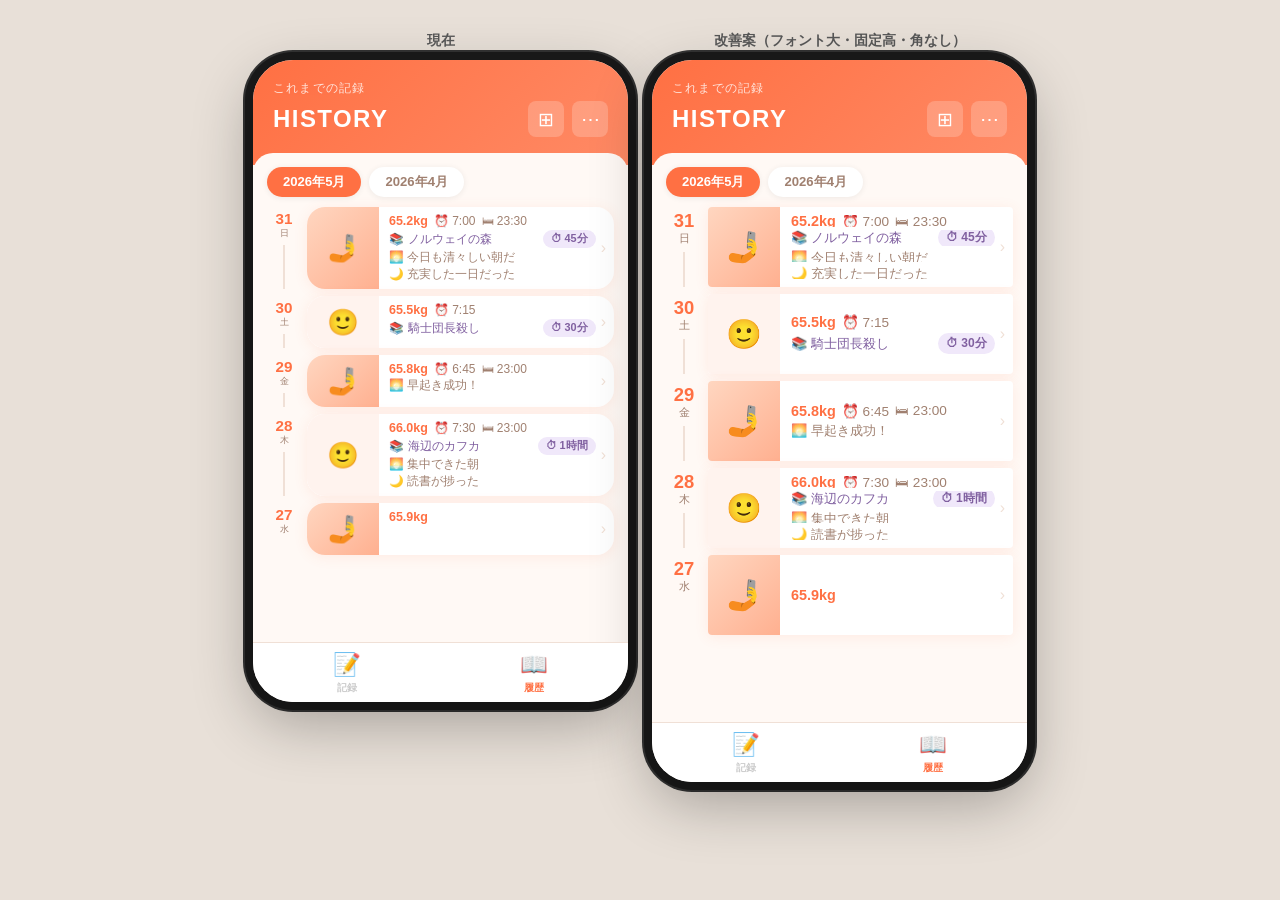
<file: layout-v2.html>
<!DOCTYPE html>
<html lang="ja">
<head>
<meta charset="UTF-8"/>
<meta name="viewport" content="width=device-width, initial-scale=1.0"/>
<title>レイアウト改善案</title>
<style>
*,*::before,*::after{box-sizing:border-box;margin:0;padding:0}
body{background:#e8e0d8;font-family:'Helvetica Neue',Arial,'Hiragino Kaku Gothic ProN',sans-serif;padding:32px 16px;display:flex;gap:24px;justify-content:center;flex-wrap:wrap;align-items:flex-start}

:root{
  --primary:#ff7043;--primary-light:#ff8a65;--primary-pale:#fff3ee;
  --bg:#fff9f5;--card:#ffffff;--text:#2d1a0e;--muted:#a08070;
  --border:#f0e0d6;--shadow:0 2px 14px rgba(255,112,67,0.10);
}

.phone-label{text-align:center;font-size:0.85rem;font-weight:700;color:#555;margin-bottom:10px}
.phone{width:375px;background:var(--bg);border-radius:40px;box-shadow:0 20px 60px rgba(0,0,0,0.30),0 0 0 8px #1a1a1a,0 0 0 10px #333;overflow:hidden;flex-shrink:0}

.header{background:linear-gradient(135deg,var(--primary),var(--primary-light));color:#fff;padding:20px 20px 28px}
.header-sub{font-size:0.75rem;opacity:0.8;letter-spacing:0.1em;margin-bottom:4px}
.header-title-row{display:flex;align-items:center;justify-content:space-between}
.header-title{font-size:1.5rem;font-weight:800;letter-spacing:0.06em}
.btn-toggle{background:rgba(255,255,255,0.2);border:none;border-radius:8px;color:#fff;font-size:1.2rem;width:36px;height:36px;display:flex;align-items:center;justify-content:center}

.month-filter{display:flex;gap:8px;padding:14px 14px 10px;overflow-x:auto;scrollbar-width:none;background:var(--bg);margin-top:-12px;border-radius:20px 20px 0 0}
.month-chip{flex-shrink:0;padding:6px 16px;border-radius:50px;border:none;background:var(--card);color:var(--muted);font-size:0.82rem;font-weight:600;box-shadow:0 1px 6px rgba(0,0,0,0.07)}
.month-chip.active{background:var(--primary);color:#fff}

.history-list{list-style:none;padding:0 14px 80px;background:var(--bg)}
.timeline-arrow{display:flex;align-items:center;padding-right:8px;color:var(--border);font-size:1rem;flex-shrink:0}

.tl-reading-title{overflow:hidden;text-overflow:ellipsis;white-space:nowrap;flex:1}
.tl-reading-time{flex-shrink:0;border-radius:50px;padding:2px 8px;font-weight:700}

.photo-fill{background:linear-gradient(135deg,#ffd6c0,#ffb090);display:flex;align-items:center;justify-content:center;width:100%;height:100%}
.photo-placeholder{background:var(--primary-pale);display:flex;align-items:center;justify-content:center;width:100%;height:100%}

.bottom-nav{position:sticky;bottom:0;background:var(--card);border-top:1px solid var(--border);display:flex;height:60px}
.nav-item{flex:1;display:flex;flex-direction:column;align-items:center;justify-content:center;gap:3px;border:none;background:transparent;color:#ccc}
.nav-item.active{color:var(--primary)}
.nav-icon{font-size:1.4rem}
.nav-label{font-size:0.65rem;font-weight:600}

/* ━━━━ 現在（縮小案） ━━━━ */
.cur .history-item{display:flex;margin-bottom:7px;cursor:pointer}
.cur .timeline-date{width:34px;flex-shrink:0;display:flex;flex-direction:column;align-items:center;padding-top:4px}
.cur .timeline-day{font-size:0.95rem;font-weight:800;color:var(--primary);line-height:1}
.cur .timeline-weekday{font-size:0.58rem;color:var(--muted);margin-top:1px}
.cur .timeline-line{width:2px;background:var(--border);flex:1;margin-top:5px;min-height:12px}
.cur .swipe-container{flex:1;margin-left:6px;border-radius:18px;box-shadow:var(--shadow);overflow:hidden}
.cur .timeline-card{width:100%;background:var(--card);display:flex;align-items:stretch}
.cur .photo-col{width:72px;flex-shrink:0}
.cur .photo-col .photo-fill,.cur .photo-col .photo-placeholder{font-size:1.6rem;min-height:52px}
.cur .timeline-info{flex:1;padding:7px 5px 7px 10px;display:flex;flex-direction:column;gap:2px;min-width:0}
.cur .tl-row1{display:flex;align-items:center;gap:6px;flex-wrap:wrap}
.cur .tl-weight{font-size:0.78rem;font-weight:700;color:var(--primary);white-space:nowrap}
.cur .tl-time{font-size:0.75rem;color:var(--muted);white-space:nowrap}
.cur .tl-reading{display:flex;align-items:center;gap:4px;font-size:0.73rem;color:#8060a0;overflow:hidden}
.cur .tl-reading-time{background:#f0e8fa;color:#8060a0;font-size:0.68rem}
.cur .tl-comment{font-size:0.73rem;color:var(--muted);white-space:nowrap;overflow:hidden;text-overflow:ellipsis}

/* ━━━━ 改善案（フォント大・固定高・角なし） ━━━━ */
.new .history-item{display:flex;margin-bottom:7px;cursor:pointer}
.new .timeline-date{width:36px;flex-shrink:0;display:flex;flex-direction:column;align-items:center;padding-top:5px}
.new .timeline-day{font-size:1.15rem;font-weight:800;color:var(--primary);line-height:1}
.new .timeline-weekday{font-size:0.68rem;color:var(--muted);margin-top:2px}
.new .timeline-line{width:2px;background:var(--border);flex:1;margin-top:6px;min-height:12px}
/* ★ 角なし */
.new .swipe-container{flex:1;margin-left:6px;border-radius:4px;box-shadow:var(--shadow);overflow:hidden}
.new .timeline-card{width:100%;background:var(--card);display:flex;align-items:stretch;/* ★ 固定高 */height:80px}
.new .photo-col{width:72px;flex-shrink:0;overflow:hidden}
.new .photo-col .photo-fill,.new .photo-col .photo-placeholder{font-size:1.8rem}
/* ★ フォント大・固定高 */
.new .timeline-info{flex:1;padding:8px 5px 8px 11px;display:flex;flex-direction:column;justify-content:center;gap:3px;min-width:0;overflow:hidden}
.new .tl-row1{display:flex;align-items:center;gap:6px;flex-wrap:nowrap;overflow:hidden}
.new .tl-weight{font-size:0.9rem;font-weight:700;color:var(--primary);white-space:nowrap}
.new .tl-time{font-size:0.85rem;color:var(--muted);white-space:nowrap}
.new .tl-reading{display:flex;align-items:center;gap:4px;font-size:0.82rem;color:#8060a0;overflow:hidden}
.new .tl-reading-time{background:#f0e8fa;color:#8060a0;font-size:0.75rem}
.new .tl-comment{font-size:0.82rem;color:var(--muted);white-space:nowrap;overflow:hidden;text-overflow:ellipsis}
</style>
</head>
<body>

<!-- 現在 -->
<div>
<p class="phone-label">現在</p>
<div class="phone">
  <div class="header">
    <div class="header-sub">これまでの記録</div>
    <div class="header-title-row">
      <div class="header-title">HISTORY</div>
      <div style="display:flex;gap:8px"><button class="btn-toggle">⊞</button><button class="btn-toggle">⋯</button></div>
    </div>
  </div>
  <div class="month-filter">
    <button class="month-chip active">2026年5月</button>
    <button class="month-chip">2026年4月</button>
  </div>
  <ul class="history-list cur">
    <li class="history-item">
      <div class="timeline-date"><div class="timeline-day">31</div><div class="timeline-weekday">日</div><div class="timeline-line"></div></div>
      <div class="swipe-container"><div class="timeline-card">
        <div class="photo-col"><div class="photo-fill">🤳</div></div>
        <div class="timeline-info">
          <div class="tl-row1"><span class="tl-weight">65.2kg</span><span class="tl-time">⏰ 7:00</span><span class="tl-time">🛏 23:30</span></div>
          <div class="tl-reading"><span>📚</span><span class="tl-reading-title">ノルウェイの森</span><span class="tl-reading-time">⏱ 45分</span></div>
          <div class="tl-comment">🌅 今日も清々しい朝だ</div>
          <div class="tl-comment">🌙 充実した一日だった</div>
        </div>
        <div class="timeline-arrow">›</div>
      </div></div>
    </li>
    <li class="history-item">
      <div class="timeline-date"><div class="timeline-day">30</div><div class="timeline-weekday">土</div><div class="timeline-line"></div></div>
      <div class="swipe-container"><div class="timeline-card">
        <div class="photo-col"><div class="photo-placeholder">🙂</div></div>
        <div class="timeline-info">
          <div class="tl-row1"><span class="tl-weight">65.5kg</span><span class="tl-time">⏰ 7:15</span></div>
          <div class="tl-reading"><span>📚</span><span class="tl-reading-title">騎士団長殺し</span><span class="tl-reading-time">⏱ 30分</span></div>
        </div>
        <div class="timeline-arrow">›</div>
      </div></div>
    </li>
    <li class="history-item">
      <div class="timeline-date"><div class="timeline-day">29</div><div class="timeline-weekday">金</div><div class="timeline-line"></div></div>
      <div class="swipe-container"><div class="timeline-card">
        <div class="photo-col"><div class="photo-fill">🤳</div></div>
        <div class="timeline-info">
          <div class="tl-row1"><span class="tl-weight">65.8kg</span><span class="tl-time">⏰ 6:45</span><span class="tl-time">🛏 23:00</span></div>
          <div class="tl-comment">🌅 早起き成功！</div>
        </div>
        <div class="timeline-arrow">›</div>
      </div></div>
    </li>
    <li class="history-item">
      <div class="timeline-date"><div class="timeline-day">28</div><div class="timeline-weekday">木</div><div class="timeline-line"></div></div>
      <div class="swipe-container"><div class="timeline-card">
        <div class="photo-col"><div class="photo-placeholder">🙂</div></div>
        <div class="timeline-info">
          <div class="tl-row1"><span class="tl-weight">66.0kg</span><span class="tl-time">⏰ 7:30</span><span class="tl-time">🛏 23:00</span></div>
          <div class="tl-reading"><span>📚</span><span class="tl-reading-title">海辺のカフカ</span><span class="tl-reading-time">⏱ 1時間</span></div>
          <div class="tl-comment">🌅 集中できた朝</div>
          <div class="tl-comment">🌙 読書が捗った</div>
        </div>
        <div class="timeline-arrow">›</div>
      </div></div>
    </li>
    <li class="history-item">
      <div class="timeline-date"><div class="timeline-day">27</div><div class="timeline-weekday">水</div></div>
      <div class="swipe-container"><div class="timeline-card">
        <div class="photo-col"><div class="photo-fill">🤳</div></div>
        <div class="timeline-info">
          <div class="tl-row1"><span class="tl-weight">65.9kg</span></div>
        </div>
        <div class="timeline-arrow">›</div>
      </div></div>
    </li>
  </ul>
  <div class="bottom-nav">
    <button class="nav-item"><span class="nav-icon">📝</span><span class="nav-label">記録</span></button>
    <button class="nav-item active"><span class="nav-icon">📖</span><span class="nav-label">履歴</span></button>
  </div>
</div>
</div>

<!-- 改善案 -->
<div>
<p class="phone-label">改善案（フォント大・固定高・角なし）</p>
<div class="phone">
  <div class="header">
    <div class="header-sub">これまでの記録</div>
    <div class="header-title-row">
      <div class="header-title">HISTORY</div>
      <div style="display:flex;gap:8px"><button class="btn-toggle">⊞</button><button class="btn-toggle">⋯</button></div>
    </div>
  </div>
  <div class="month-filter">
    <button class="month-chip active">2026年5月</button>
    <button class="month-chip">2026年4月</button>
  </div>
  <ul class="history-list new">
    <li class="history-item">
      <div class="timeline-date"><div class="timeline-day">31</div><div class="timeline-weekday">日</div><div class="timeline-line"></div></div>
      <div class="swipe-container"><div class="timeline-card">
        <div class="photo-col"><div class="photo-fill">🤳</div></div>
        <div class="timeline-info">
          <div class="tl-row1"><span class="tl-weight">65.2kg</span><span class="tl-time">⏰ 7:00</span><span class="tl-time">🛏 23:30</span></div>
          <div class="tl-reading"><span>📚</span><span class="tl-reading-title">ノルウェイの森</span><span class="tl-reading-time">⏱ 45分</span></div>
          <div class="tl-comment">🌅 今日も清々しい朝だ</div>
          <div class="tl-comment">🌙 充実した一日だった</div>
        </div>
        <div class="timeline-arrow">›</div>
      </div></div>
    </li>
    <li class="history-item">
      <div class="timeline-date"><div class="timeline-day">30</div><div class="timeline-weekday">土</div><div class="timeline-line"></div></div>
      <div class="swipe-container"><div class="timeline-card">
        <div class="photo-col"><div class="photo-placeholder">🙂</div></div>
        <div class="timeline-info">
          <div class="tl-row1"><span class="tl-weight">65.5kg</span><span class="tl-time">⏰ 7:15</span></div>
          <div class="tl-reading"><span>📚</span><span class="tl-reading-title">騎士団長殺し</span><span class="tl-reading-time">⏱ 30分</span></div>
        </div>
        <div class="timeline-arrow">›</div>
      </div></div>
    </li>
    <li class="history-item">
      <div class="timeline-date"><div class="timeline-day">29</div><div class="timeline-weekday">金</div><div class="timeline-line"></div></div>
      <div class="swipe-container"><div class="timeline-card">
        <div class="photo-col"><div class="photo-fill">🤳</div></div>
        <div class="timeline-info">
          <div class="tl-row1"><span class="tl-weight">65.8kg</span><span class="tl-time">⏰ 6:45</span><span class="tl-time">🛏 23:00</span></div>
          <div class="tl-comment">🌅 早起き成功！</div>
        </div>
        <div class="timeline-arrow">›</div>
      </div></div>
    </li>
    <li class="history-item">
      <div class="timeline-date"><div class="timeline-day">28</div><div class="timeline-weekday">木</div><div class="timeline-line"></div></div>
      <div class="swipe-container"><div class="timeline-card">
        <div class="photo-col"><div class="photo-placeholder">🙂</div></div>
        <div class="timeline-info">
          <div class="tl-row1"><span class="tl-weight">66.0kg</span><span class="tl-time">⏰ 7:30</span><span class="tl-time">🛏 23:00</span></div>
          <div class="tl-reading"><span>📚</span><span class="tl-reading-title">海辺のカフカ</span><span class="tl-reading-time">⏱ 1時間</span></div>
          <div class="tl-comment">🌅 集中できた朝</div>
          <div class="tl-comment">🌙 読書が捗った</div>
        </div>
        <div class="timeline-arrow">›</div>
      </div></div>
    </li>
    <li class="history-item">
      <div class="timeline-date"><div class="timeline-day">27</div><div class="timeline-weekday">水</div></div>
      <div class="swipe-container"><div class="timeline-card">
        <div class="photo-col"><div class="photo-fill">🤳</div></div>
        <div class="timeline-info">
          <div class="tl-row1"><span class="tl-weight">65.9kg</span></div>
        </div>
        <div class="timeline-arrow">›</div>
      </div></div>
    </li>
  </ul>
  <div class="bottom-nav">
    <button class="nav-item"><span class="nav-icon">📝</span><span class="nav-label">記録</span></button>
    <button class="nav-item active"><span class="nav-icon">📖</span><span class="nav-label">履歴</span></button>
  </div>
</div>
</div>

</body>
</html>
</file>
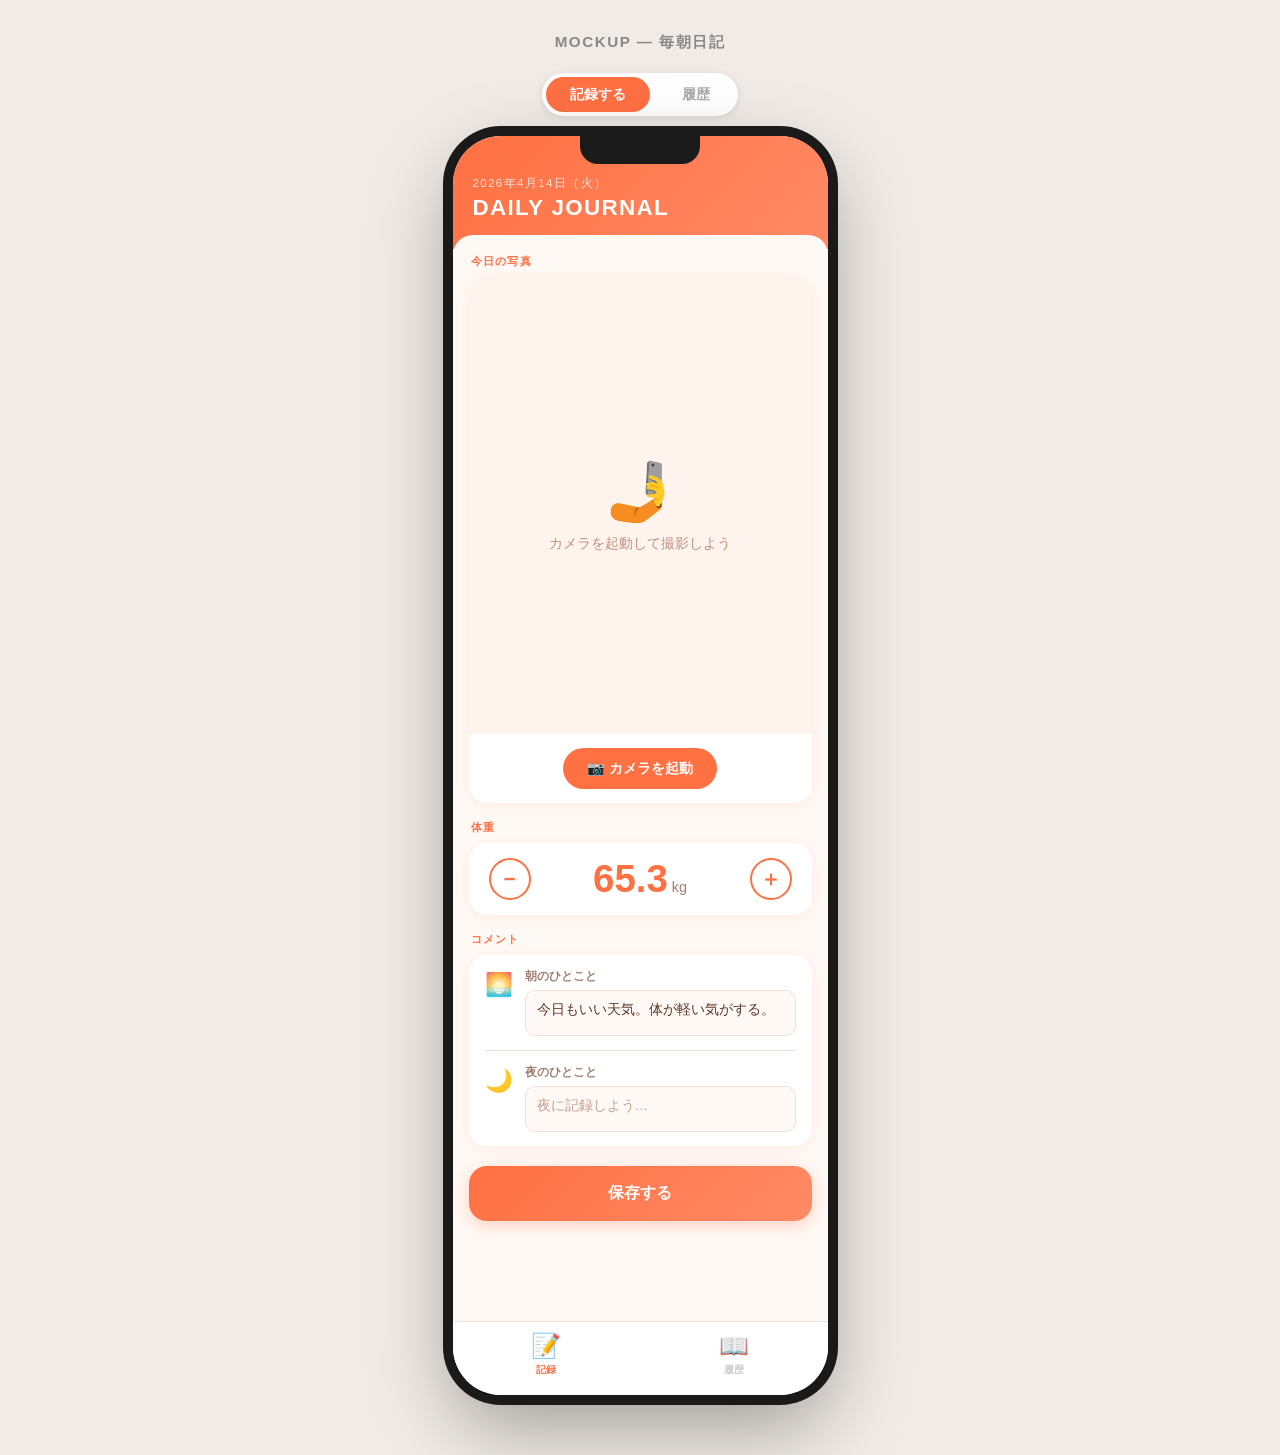
<file: mockup.html>
<!DOCTYPE html>
<html lang="ja">
<head>
  <meta charset="UTF-8" />
  <meta name="viewport" content="width=device-width, initial-scale=1.0" />
  <title>毎朝日記 — モックアップ</title>
  <style>
    *, *::before, *::after { box-sizing: border-box; margin: 0; padding: 0; }

    body {
      font-family: 'Helvetica Neue', Arial, 'Hiragino Kaku Gothic ProN', 'Hiragino Sans', Meiryo, sans-serif;
      background: #f0ebe6;
      min-height: 100vh;
      -webkit-tap-highlight-color: transparent;
    }

    /* デスクトップ */
    .desktop-wrap {
      display: flex;
      flex-direction: column;
      align-items: center;
      padding: 32px 16px 60px;
      gap: 20px;
    }

    h1 { font-size: 0.95rem; color: #888; letter-spacing: 0.1em; font-weight: 600; }

    .toggle {
      display: flex; gap: 8px;
      background: #fff; border-radius: 50px; padding: 4px;
      box-shadow: 0 2px 10px rgba(0,0,0,0.1);
    }
    .toggle button {
      padding: 8px 24px; border: none; border-radius: 50px;
      font-size: 0.88rem; font-weight: 600; color: #aaa;
      background: transparent; cursor: pointer; transition: all 0.2s;
    }
    .toggle button.active { background: #ff7043; color: #fff; }

    .phone-wrap { width: 375px; max-width: 100%; }

    .phone {
      width: 100%; border-radius: 48px; overflow: hidden;
      background: #fff;
      box-shadow: 0 0 0 10px #1a1a1a, 0 30px 80px rgba(0,0,0,0.35);
      position: relative;
    }
    .phone::before {
      content: ''; position: absolute; top: 0; left: 50%;
      transform: translateX(-50%);
      width: 120px; height: 28px;
      background: #1a1a1a; border-radius: 0 0 18px 18px; z-index: 10;
    }

    /* モバイル: フレームなし全画面 */
    @media (max-width: 500px) {
      body { background: #fff9f5; }
      .desktop-wrap { padding: 0; align-items: stretch; }
      h1, .toggle { display: none !important; }
      .phone-wrap { width: 100%; max-width: 100%; }
      .phone { border-radius: 0; box-shadow: none; }
      .phone::before { display: none; }
      .in-frame-nav { display: none !important; }
      .mobile-nav { display: flex !important; }
    }

    .phone-screen { width: 100%; overflow: hidden; }
    .screen { display: none; flex-direction: column; }
    .screen.active { display: flex; }

    /* ヘッダー */
    .header { background: linear-gradient(135deg, #ff7043, #ff8a65); color: #fff; padding: 40px 20px 28px; }
    .header-sub { font-size: 0.72rem; opacity: 0.8; letter-spacing: 0.12em; margin-bottom: 4px; }
    .header-title { font-size: 1.4rem; font-weight: 800; letter-spacing: 0.06em; }

    /* ボディ */
    .body { background: #fff9f5; padding: 20px 16px 100px; margin-top: -14px; border-radius: 20px 20px 0 0; min-height: 580px; }

    .sec { font-size: 0.68rem; font-weight: 700; color: #ff7043; letter-spacing: 0.12em; text-transform: uppercase; margin: 18px 0 8px 2px; }
    .sec:first-child { margin-top: 0; }

    /* 写真 */
    .photo-card { background: #fff; border-radius: 18px; box-shadow: 0 2px 14px rgba(255,112,67,.10); overflow: hidden; }
    .photo-area { background: #fff3ee; aspect-ratio: 3/4; display: flex; flex-direction: column; align-items: center; justify-content: center; gap: 10px; color: #c09080; font-size: 0.85rem; }
    .photo-area .icon { font-size: 3.5rem; }
    .photo-captured { aspect-ratio: 3/4; background: linear-gradient(160deg, #d4a090, #b07060); display: flex; align-items: center; justify-content: center; font-size: 5rem; }
    .photo-controls { display: flex; gap: 10px; justify-content: center; padding: 14px 16px; }
    .btn-orange { background: #ff7043; color: #fff; border: none; border-radius: 50px; padding: 11px 24px; font-size: 0.88rem; font-weight: 600; cursor: pointer; }
    .btn-gray { background: #f0e0d6; color: #7a5a4a; border: none; border-radius: 50px; padding: 11px 24px; font-size: 0.88rem; font-weight: 600; cursor: pointer; }

    /* 体重 */
    .weight-card { background: #fff; border-radius: 18px; box-shadow: 0 2px 14px rgba(255,112,67,.10); padding: 14px 20px; display: flex; align-items: center; gap: 12px; }
    .weight-adj { width: 42px; height: 42px; border-radius: 50%; border: 2px solid #ff7043; background: transparent; color: #ff7043; font-size: 1.3rem; font-weight: 700; display: flex; align-items: center; justify-content: center; flex-shrink: 0; }
    .weight-display { flex: 1; text-align: center; }
    .weight-num { font-size: 2.4rem; font-weight: 700; color: #ff7043; }
    .weight-unit { font-size: 0.9rem; color: #a08070; }

    /* コメント */
    .comment-card { background: #fff; border-radius: 18px; box-shadow: 0 2px 14px rgba(255,112,67,.10); overflow: hidden; }
    .comment-row { display: flex; gap: 12px; padding: 14px 16px; align-items: flex-start; }
    .c-icon { font-size: 1.4rem; flex-shrink: 0; margin-top: 2px; }
    .c-inner { flex: 1; }
    .c-label { font-size: 0.72rem; font-weight: 700; color: #a08070; margin-bottom: 6px; }
    .c-box { background: #fff9f5; border: 1.5px solid #f0e0d6; border-radius: 10px; padding: 9px 11px; font-size: 0.85rem; color: #5a3a2a; line-height: 1.5; min-height: 46px; }
    .c-box.placeholder { color: #c0a090; }
    .c-divider { height: 1px; background: #f0e0d6; margin: 0 16px; }

    .btn-save { display: block; width: 100%; margin-top: 20px; background: linear-gradient(135deg, #ff7043, #ff8a65); color: #fff; border: none; border-radius: 18px; padding: 17px; font-size: 1rem; font-weight: 700; box-shadow: 0 4px 16px rgba(255,112,67,.30); text-align: center; cursor: pointer; }

    /* 月フィルター */
    .month-filter { display: flex; gap: 8px; padding-bottom: 14px; overflow-x: auto; scrollbar-width: none; }
    .month-filter::-webkit-scrollbar { display: none; }
    .chip { flex-shrink: 0; padding: 7px 18px; border-radius: 50px; background: #fff; color: #a08070; font-size: 0.82rem; font-weight: 600; box-shadow: 0 1px 6px rgba(0,0,0,.07); border: none; cursor: pointer; }
    .chip.active { background: #ff7043; color: #fff; }

    /* タイムライン */
    .timeline { list-style: none; }
    .t-item { display: flex; margin-bottom: 18px; }
    .t-date { width: 52px; flex-shrink: 0; display: flex; flex-direction: column; align-items: center; padding-top: 6px; }
    .t-day { font-size: 1.4rem; font-weight: 800; color: #ff7043; line-height: 1; }
    .t-wd { font-size: 0.68rem; color: #a08070; margin-top: 2px; }
    .t-line { width: 2px; background: #f0e0d6; flex: 1; margin-top: 8px; min-height: 20px; }
    .t-card { flex: 1; background: #fff; border-radius: 18px; box-shadow: 0 2px 14px rgba(255,112,67,.10); overflow: hidden; margin-left: 12px; display: flex; align-items: stretch; }
    .t-thumb-face { width: 80px; flex-shrink: 0; display: flex; align-items: center; justify-content: center; font-size: 2.6rem; }
    .face-a { background: linear-gradient(160deg, #f4c4a0, #e0a080); }
    .face-b { background: linear-gradient(160deg, #c4d4f4, #a0b0e0); }
    .face-c { background: linear-gradient(160deg, #c4f4c4, #80c080); }
    .t-info { flex: 1; padding: 12px 10px 12px 14px; display: flex; flex-direction: column; justify-content: center; gap: 4px; min-width: 0; }
    .t-weight { font-size: 1.35rem; font-weight: 700; color: #ff7043; }
    .t-comment { font-size: 0.75rem; color: #a08070; white-space: nowrap; overflow: hidden; text-overflow: ellipsis; }
    .t-arrow { display: flex; align-items: center; padding-right: 10px; color: #f0e0d6; font-size: 1.1rem; }

    /* フレーム内ナビ */
    .in-frame-nav { display: flex; background: #fff; border-top: 1px solid #f0e0d6; }
    .nav-btn { flex: 1; display: flex; flex-direction: column; align-items: center; justify-content: center; gap: 3px; padding: 10px 0 18px; border: none; background: transparent; color: #ccc; font-size: 0.65rem; font-weight: 600; cursor: pointer; }
    .nav-btn.active { color: #ff7043; }
    .nav-btn-icon { font-size: 1.5rem; }

    /* モバイル固定ナビ（デフォルト非表示） */
    .mobile-nav {
      display: none;
      position: fixed; bottom: 0; left: 0; right: 0;
      background: #fff; border-top: 1px solid #f0e0d6; z-index: 200;
    }
    .mob-btn { flex: 1; display: flex; flex-direction: column; align-items: center; justify-content: center; gap: 3px; padding: 10px 0 24px; border: none; background: transparent; color: #ccc; font-size: 0.65rem; font-weight: 600; cursor: pointer; }
    .mob-btn.active { color: #ff7043; }
    .mob-btn-icon { font-size: 1.5rem; }
  </style>
</head>
<body>

<div class="desktop-wrap">
  <h1>MOCKUP — 毎朝日記</h1>

  <div class="toggle" id="main-toggle">
    <button class="active" onclick="showScreen('record')">記録する</button>
    <button onclick="showScreen('history')">履歴</button>
  </div>

  <div class="phone-wrap">
    <div class="phone">
      <div class="phone-screen">

        <!-- 記録画面 -->
        <div id="screen-record" class="screen active">
          <div class="header">
            <div class="header-sub">2026年4月14日（火）</div>
            <div class="header-title">DAILY JOURNAL</div>
          </div>
          <div class="body">
            <div class="sec">今日の写真</div>
            <div class="photo-card">
              <div class="photo-area" id="photo-placeholder"><div class="icon">🤳</div><div>カメラを起動して撮影しよう</div></div>
              <div class="photo-captured" id="photo-captured" style="display:none">😊</div>
              <div class="photo-controls">
                <button class="btn-orange" id="btn-camera" onclick="togglePhoto()">📷 カメラを起動</button>
                <button class="btn-gray" id="btn-retake" onclick="togglePhoto()" style="display:none">撮り直す</button>
              </div>
            </div>
            <div class="sec">体重</div>
            <div class="weight-card">
              <div class="weight-adj">−</div>
              <div class="weight-display"><span class="weight-num">65.3</span><span class="weight-unit"> kg</span></div>
              <div class="weight-adj">＋</div>
            </div>
            <div class="sec">コメント</div>
            <div class="comment-card">
              <div class="comment-row">
                <div class="c-icon">🌅</div>
                <div class="c-inner"><div class="c-label">朝のひとこと</div><div class="c-box">今日もいい天気。体が軽い気がする。</div></div>
              </div>
              <div class="c-divider"></div>
              <div class="comment-row">
                <div class="c-icon">🌙</div>
                <div class="c-inner"><div class="c-label">夜のひとこと</div><div class="c-box placeholder">夜に記録しよう…</div></div>
              </div>
            </div>
            <div class="btn-save">保存する</div>
          </div>
          <div class="in-frame-nav">
            <button class="nav-btn active"><span class="nav-btn-icon">📝</span>記録</button>
            <button class="nav-btn" onclick="showScreen('history')"><span class="nav-btn-icon">📖</span>履歴</button>
          </div>
        </div>

        <!-- 履歴画面 -->
        <div id="screen-history" class="screen">
          <div class="header">
            <div class="header-sub">これまでの記録</div>
            <div class="header-title">HISTORY</div>
          </div>
          <div class="body">
            <div class="month-filter">
              <button class="chip active">2026年4月</button>
              <button class="chip">2026年3月</button>
              <button class="chip">2026年2月</button>
            </div>
            <ul class="timeline">
              <li class="t-item">
                <div class="t-date"><div class="t-day">14</div><div class="t-wd">火</div><div class="t-line"></div></div>
                <div class="t-card"><div class="t-thumb-face face-a">😊</div><div class="t-info"><div class="t-weight">65.3 kg</div><div class="t-comment">🌅 今日もいい天気。体が軽い気がする。</div></div><div class="t-arrow">›</div></div>
              </li>
              <li class="t-item">
                <div class="t-date"><div class="t-day">13</div><div class="t-wd">月</div><div class="t-line"></div></div>
                <div class="t-card"><div class="t-thumb-face face-b">😐</div><div class="t-info"><div class="t-weight">65.8 kg</div><div class="t-comment">🌅 昨日食べすぎた…</div></div><div class="t-arrow">›</div></div>
              </li>
              <li class="t-item">
                <div class="t-date"><div class="t-day">12</div><div class="t-wd">日</div><div class="t-line"></div></div>
                <div class="t-card"><div class="t-thumb-face face-c">😄</div><div class="t-info"><div class="t-weight">65.1 kg</div><div class="t-comment">🌅 週末ランニング達成！</div></div><div class="t-arrow">›</div></div>
              </li>
              <li class="t-item">
                <div class="t-date"><div class="t-day">11</div><div class="t-wd">土</div></div>
                <div class="t-card"><div class="t-thumb-face face-a">🙂</div><div class="t-info"><div class="t-weight">65.3 kg</div><div class="t-comment">🌙 今日は早めに寝よう。</div></div><div class="t-arrow">›</div></div>
              </li>
            </ul>
          </div>
          <div class="in-frame-nav">
            <button class="nav-btn" onclick="showScreen('record')"><span class="nav-btn-icon">📝</span>記録</button>
            <button class="nav-btn active"><span class="nav-btn-icon">📖</span>履歴</button>
          </div>
        </div>

      </div>
    </div>
  </div>
</div>

<!-- モバイル固定ボトムナビ -->
<div class="mobile-nav">
  <button class="mob-btn active" id="mob-record" onclick="showScreen('record')"><span class="mob-btn-icon">📝</span>記録</button>
  <button class="mob-btn" id="mob-history" onclick="showScreen('history')"><span class="mob-btn-icon">📖</span>履歴</button>
</div>

<script>
  function showScreen(name) {
    document.querySelectorAll('.screen').forEach(s => s.classList.remove('active'));
    document.getElementById('screen-' + name).classList.add('active');
    const btns = document.querySelectorAll('#main-toggle button');
    btns[0].classList.toggle('active', name === 'record');
    btns[1].classList.toggle('active', name === 'history');
    document.getElementById('mob-record').classList.toggle('active', name === 'record');
    document.getElementById('mob-history').classList.toggle('active', name === 'history');
  }

  let photoTaken = false;
  function togglePhoto() {
    photoTaken = !photoTaken;
    document.getElementById('photo-placeholder').style.display = photoTaken ? 'none' : 'flex';
    document.getElementById('photo-captured').style.display = photoTaken ? 'flex' : 'none';
    document.getElementById('btn-camera').style.display = photoTaken ? 'none' : '';
    document.getElementById('btn-retake').style.display = photoTaken ? '' : 'none';
  }
</script>
</body>
</html>
</file>
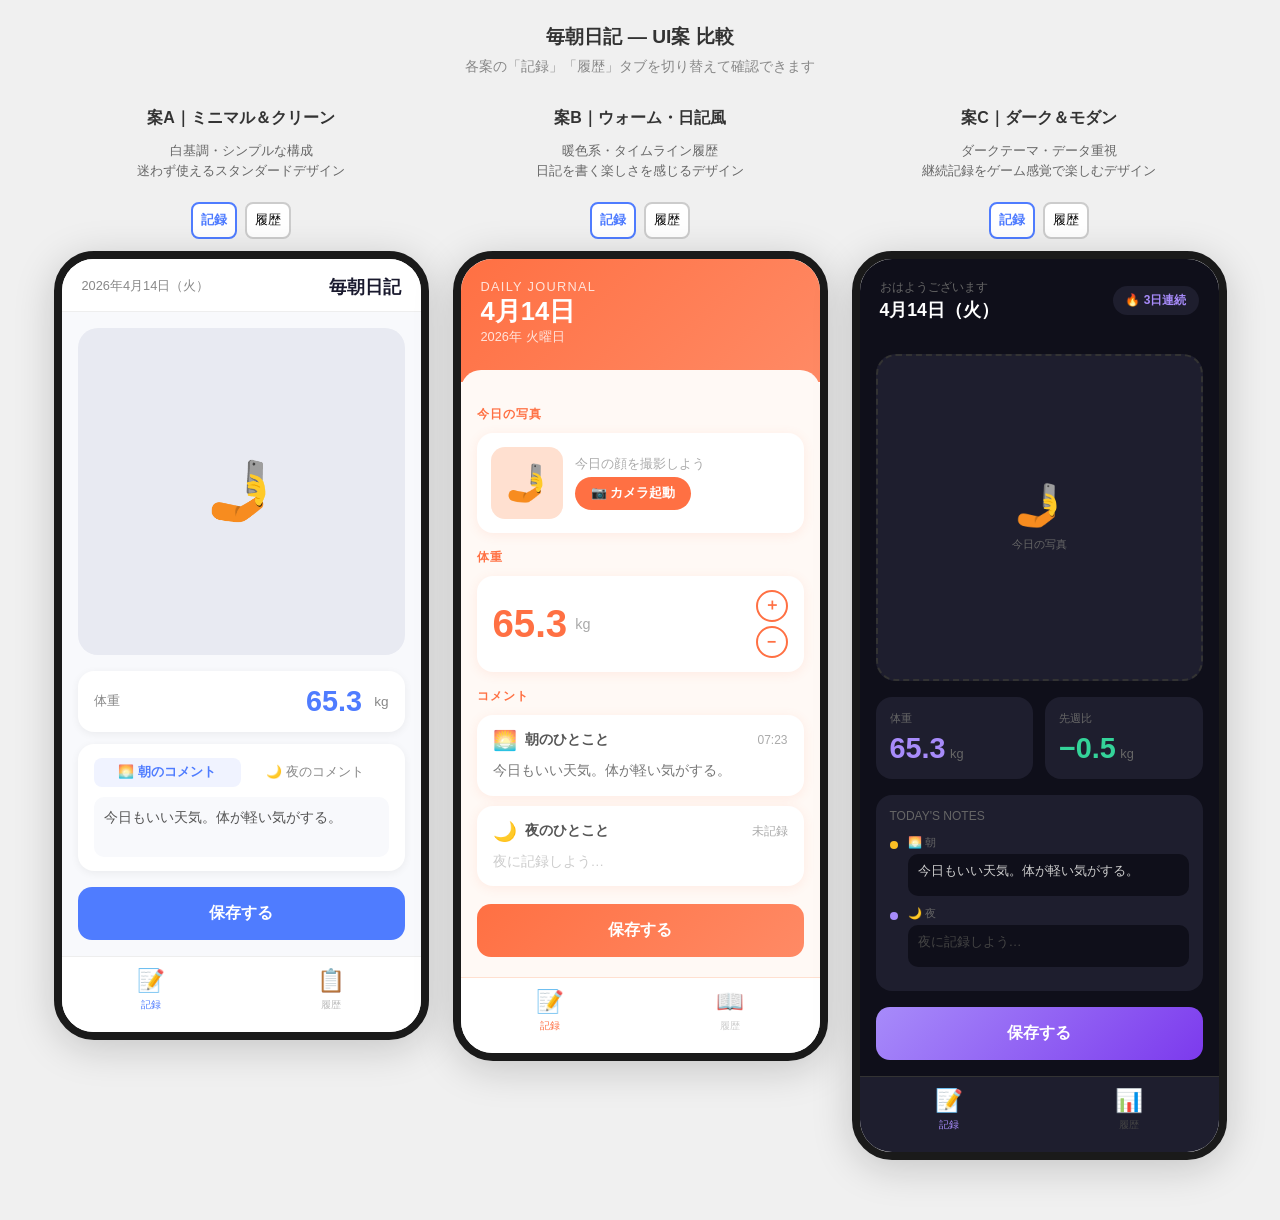
<file: mockups.html>
<!DOCTYPE html>
<html lang="ja">
<head>
  <meta charset="UTF-8" />
  <meta name="viewport" content="width=device-width, initial-scale=1.0" />
  <title>UI案 比較</title>
  <style>
    * { box-sizing: border-box; margin: 0; padding: 0; }
    body {
      font-family: 'Helvetica Neue', Arial, 'Hiragino Kaku Gothic ProN', sans-serif;
      background: #f0f0f0;
      padding: 24px 16px 60px;
    }
    h1 {
      text-align: center;
      font-size: 1.2rem;
      color: #333;
      margin-bottom: 8px;
    }
    .subtitle {
      text-align: center;
      font-size: 0.85rem;
      color: #888;
      margin-bottom: 32px;
    }

    /* 3カラム並列 */
    .cols {
      display: flex;
      gap: 24px;
      justify-content: center;
      flex-wrap: wrap;
      align-items: flex-start;
    }

    .col {
      display: flex;
      flex-direction: column;
      align-items: center;
      gap: 12px;
      flex: 1;
      min-width: 320px;
      max-width: 375px;
    }

    .col-label {
      font-size: 1rem;
      font-weight: 700;
      color: #333;
      text-align: center;
    }

    .col-desc {
      font-size: 0.8rem;
      color: #666;
      text-align: center;
      line-height: 1.6;
      margin-bottom: 4px;
    }

    /* スマホフレーム */
    .phone {
      width: 100%;
      border-radius: 40px;
      overflow: hidden;
      box-shadow: 0 8px 40px rgba(0,0,0,0.18);
      border: 8px solid #1a1a1a;
      background: #fff;
      position: relative;
    }

    .phone-screen {
      width: 100%;
      overflow: hidden;
    }

    /* タブ切り替え */
    .tab-toggle {
      display: flex;
      gap: 8px;
      margin-top: 4px;
    }

    .tab-toggle button {
      flex: 1;
      padding: 8px;
      border: 2px solid #ccc;
      border-radius: 8px;
      background: #fff;
      font-size: 0.8rem;
      cursor: pointer;
      transition: all 0.2s;
    }

    .tab-toggle button.active {
      border-color: #4f7cff;
      color: #4f7cff;
      font-weight: 700;
    }

    /* =====================
       案A: ミニマル＆クリーン
       ===================== */
    .a-screen { display: none; }
    .a-screen.active { display: block; }

    .a-header {
      background: #fff;
      padding: 16px 20px 12px;
      border-bottom: 1px solid #eee;
      display: flex;
      justify-content: space-between;
      align-items: center;
    }

    .a-date { font-size: 0.8rem; color: #888; }
    .a-title { font-size: 1.1rem; font-weight: 700; color: #1a1a2e; }

    .a-body { padding: 16px; background: #f8f9fc; min-height: 560px; }

    .a-photo-area {
      background: #e8eaf2;
      border-radius: 20px;
      aspect-ratio: 1;
      display: flex;
      align-items: center;
      justify-content: center;
      margin-bottom: 16px;
      font-size: 3.5rem;
    }

    .a-weight-row {
      display: flex;
      align-items: center;
      background: #fff;
      border-radius: 16px;
      padding: 14px 16px;
      margin-bottom: 12px;
      box-shadow: 0 2px 8px rgba(0,0,0,0.06);
      gap: 12px;
    }

    .a-weight-label { font-size: 0.8rem; color: #888; flex: 1; }
    .a-weight-val { font-size: 1.8rem; font-weight: 700; color: #4f7cff; }
    .a-weight-unit { font-size: 0.85rem; color: #888; }

    .a-comment-card {
      background: #fff;
      border-radius: 16px;
      padding: 14px 16px;
      margin-bottom: 12px;
      box-shadow: 0 2px 8px rgba(0,0,0,0.06);
    }

    .a-comment-tabs { display: flex; gap: 0; margin-bottom: 10px; }

    .a-comment-tab {
      flex: 1;
      padding: 6px;
      text-align: center;
      font-size: 0.8rem;
      border-radius: 8px;
      color: #888;
    }

    .a-comment-tab.active {
      background: #f0f3ff;
      color: #4f7cff;
      font-weight: 700;
    }

    .a-comment-box {
      background: #f8f9fc;
      border-radius: 10px;
      padding: 10px;
      font-size: 0.85rem;
      color: #555;
      min-height: 60px;
      line-height: 1.6;
    }

    .a-save-btn {
      width: 100%;
      background: #4f7cff;
      color: #fff;
      border: none;
      border-radius: 14px;
      padding: 16px;
      font-size: 1rem;
      font-weight: 700;
      margin-top: 4px;
    }

    .a-bottom-nav {
      display: flex;
      background: #fff;
      border-top: 1px solid #eee;
      padding: 10px 0 20px;
    }

    .a-nav-item {
      flex: 1;
      display: flex;
      flex-direction: column;
      align-items: center;
      gap: 4px;
      font-size: 0.65rem;
      color: #bbb;
    }

    .a-nav-item.active { color: #4f7cff; }
    .a-nav-icon { font-size: 1.4rem; }

    /* 履歴画面A */
    .a-list { padding: 16px; background: #f8f9fc; min-height: 560px; }
    .a-list-item {
      display: flex;
      gap: 12px;
      background: #fff;
      border-radius: 16px;
      padding: 12px;
      margin-bottom: 12px;
      box-shadow: 0 2px 8px rgba(0,0,0,0.06);
      align-items: center;
    }
    .a-list-thumb {
      width: 60px; height: 60px;
      border-radius: 12px;
      background: #e8eaf2;
      display: flex; align-items: center; justify-content: center;
      font-size: 1.8rem; flex-shrink: 0;
    }
    .a-list-info { flex: 1; }
    .a-list-date { font-size: 0.75rem; color: #aaa; margin-bottom: 2px; }
    .a-list-weight { font-size: 1.3rem; font-weight: 700; color: #4f7cff; }
    .a-list-memo { font-size: 0.75rem; color: #aaa; margin-top: 2px; white-space: nowrap; overflow: hidden; text-overflow: ellipsis; }
    .a-list-arrow { color: #ccc; font-size: 1rem; }

    /* =====================
       案B: ウォーム日記風
       ===================== */
    .b-screen { display: none; }
    .b-screen.active { display: block; }

    .b-header {
      background: linear-gradient(135deg, #ff7043, #ff8a65);
      padding: 20px 20px 28px;
      color: #fff;
    }

    .b-header-top { display: flex; justify-content: space-between; align-items: flex-start; margin-bottom: 8px; }
    .b-app-name { font-size: 0.8rem; opacity: 0.8; letter-spacing: 0.1em; }
    .b-date-big { font-size: 1.6rem; font-weight: 700; }
    .b-date-sub { font-size: 0.8rem; opacity: 0.8; }

    .b-body { background: #fff9f5; min-height: 560px; margin-top: -12px; border-radius: 20px 20px 0 0; padding: 20px 16px; }

    .b-section-title {
      font-size: 0.75rem;
      font-weight: 700;
      color: #ff7043;
      letter-spacing: 0.1em;
      text-transform: uppercase;
      margin-bottom: 10px;
      margin-top: 16px;
    }

    .b-photo-row {
      display: flex;
      gap: 12px;
      align-items: center;
      background: #fff;
      border-radius: 16px;
      padding: 14px;
      box-shadow: 0 2px 12px rgba(255,112,67,0.1);
      margin-bottom: 4px;
    }

    .b-photo-thumb {
      width: 72px; height: 72px;
      border-radius: 14px;
      background: #ffe0d0;
      display: flex; align-items: center; justify-content: center;
      font-size: 2.2rem;
      flex-shrink: 0;
    }

    .b-photo-info { flex: 1; }
    .b-photo-label { font-size: 0.8rem; color: #aaa; margin-bottom: 4px; }
    .b-camera-btn {
      background: #ff7043;
      color: #fff;
      border: none;
      border-radius: 20px;
      padding: 8px 16px;
      font-size: 0.8rem;
      font-weight: 600;
    }

    .b-weight-box {
      background: #fff;
      border-radius: 16px;
      padding: 14px 16px;
      box-shadow: 0 2px 12px rgba(255,112,67,0.1);
      display: flex;
      align-items: center;
      gap: 8px;
    }

    .b-weight-num { font-size: 2.4rem; font-weight: 700; color: #ff7043; }
    .b-weight-unit { font-size: 0.9rem; color: #aaa; }
    .b-weight-adj { display: flex; flex-direction: column; gap: 4px; margin-left: auto; }
    .b-weight-adj button {
      width: 32px; height: 32px;
      border-radius: 50%;
      border: 2px solid #ff7043;
      background: #fff;
      color: #ff7043;
      font-weight: 700;
      font-size: 1rem;
    }

    .b-comment-morning, .b-comment-evening {
      background: #fff;
      border-radius: 16px;
      padding: 14px 16px;
      box-shadow: 0 2px 12px rgba(255,112,67,0.1);
      margin-bottom: 10px;
    }

    .b-comment-head { display: flex; align-items: center; gap: 8px; margin-bottom: 8px; }
    .b-comment-icon { font-size: 1.2rem; }
    .b-comment-title { font-size: 0.85rem; font-weight: 700; color: #555; }
    .b-comment-time { font-size: 0.75rem; color: #aaa; margin-left: auto; }
    .b-comment-text { font-size: 0.85rem; color: #777; line-height: 1.6; }

    .b-save-btn {
      width: 100%;
      background: linear-gradient(135deg, #ff7043, #ff8a65);
      color: #fff;
      border: none;
      border-radius: 14px;
      padding: 16px;
      font-size: 1rem;
      font-weight: 700;
      margin-top: 8px;
    }

    .b-bottom-nav {
      display: flex;
      background: #fff;
      border-top: 1px solid #ffe0d0;
      padding: 10px 0 20px;
    }

    .b-nav-item { flex: 1; display: flex; flex-direction: column; align-items: center; gap: 4px; font-size: 0.65rem; color: #ccc; }
    .b-nav-item.active { color: #ff7043; }
    .b-nav-icon { font-size: 1.4rem; }

    /* 履歴B */
    .b-list { padding: 16px; background: #fff9f5; min-height: 560px; }
    .b-list-item {
      display: flex; gap: 0;
      margin-bottom: 16px;
    }
    .b-list-date-col {
      display: flex; flex-direction: column; align-items: center;
      width: 48px; flex-shrink: 0; padding-top: 4px;
    }
    .b-list-day { font-size: 1.2rem; font-weight: 700; color: #ff7043; }
    .b-list-mon { font-size: 0.7rem; color: #aaa; }
    .b-list-line { width: 2px; background: #ffe0d0; flex: 1; margin-top: 6px; }
    .b-list-card {
      flex: 1;
      background: #fff;
      border-radius: 16px;
      padding: 12px;
      box-shadow: 0 2px 12px rgba(255,112,67,0.1);
      display: flex; gap: 10px; align-items: center; margin-left: 10px;
    }
    .b-list-thumb {
      width: 56px; height: 56px; border-radius: 12px;
      background: #ffe0d0; display: flex; align-items: center; justify-content: center;
      font-size: 1.8rem; flex-shrink: 0;
    }
    .b-list-info { flex: 1; }
    .b-list-weight { font-size: 1.3rem; font-weight: 700; color: #ff7043; }
    .b-list-memo { font-size: 0.75rem; color: #aaa; }

    /* =====================
       案C: ダーク＆モダン
       ===================== */
    .c-screen { display: none; }
    .c-screen.active { display: block; }

    .c-header {
      background: #0f0f1a;
      padding: 20px 20px 16px;
      display: flex;
      align-items: center;
      justify-content: space-between;
    }

    .c-greeting { }
    .c-greeting-sub { font-size: 0.75rem; color: #666; margin-bottom: 2px; }
    .c-greeting-main { font-size: 1.1rem; font-weight: 700; color: #fff; }
    .c-streak { background: #1e1e2e; border-radius: 20px; padding: 6px 12px; }
    .c-streak-inner { font-size: 0.75rem; color: #a78bfa; font-weight: 600; }

    .c-body { background: #0f0f1a; min-height: 600px; padding: 16px; }

    .c-photo-section {
      display: flex;
      gap: 12px;
      margin-bottom: 16px;
    }

    .c-photo-box {
      flex: 1;
      aspect-ratio: 1;
      background: #1e1e2e;
      border-radius: 20px;
      display: flex;
      flex-direction: column;
      align-items: center;
      justify-content: center;
      gap: 8px;
      border: 2px dashed #333;
    }

    .c-photo-icon { font-size: 2.5rem; }
    .c-photo-label { font-size: 0.7rem; color: #666; }

    .c-metrics {
      display: grid;
      grid-template-columns: 1fr 1fr;
      gap: 12px;
      margin-bottom: 16px;
    }

    .c-metric-card {
      background: #1e1e2e;
      border-radius: 16px;
      padding: 14px;
    }

    .c-metric-label { font-size: 0.7rem; color: #666; margin-bottom: 6px; }
    .c-metric-val { font-size: 1.8rem; font-weight: 700; }
    .c-metric-unit { font-size: 0.8rem; color: #666; }

    .c-metric-card.weight .c-metric-val { color: #a78bfa; }
    .c-metric-card.streak .c-metric-val { color: #34d399; }

    .c-comment-section {
      background: #1e1e2e;
      border-radius: 16px;
      padding: 14px;
      margin-bottom: 16px;
    }

    .c-comment-title { font-size: 0.75rem; color: #666; margin-bottom: 12px; }

    .c-comment-row {
      display: flex;
      gap: 10px;
      align-items: flex-start;
      margin-bottom: 10px;
    }

    .c-comment-dot {
      width: 8px; height: 8px;
      border-radius: 50%;
      margin-top: 6px;
      flex-shrink: 0;
    }

    .c-comment-dot.morning { background: #fbbf24; }
    .c-comment-dot.evening { background: #a78bfa; }

    .c-comment-inner { flex: 1; }
    .c-comment-time-label { font-size: 0.7rem; color: #666; margin-bottom: 4px; }
    .c-comment-text-field {
      background: #0f0f1a;
      border-radius: 10px;
      padding: 8px 10px;
      font-size: 0.82rem;
      color: #ccc;
      min-height: 42px;
    }

    .c-save-btn {
      width: 100%;
      background: linear-gradient(135deg, #a78bfa, #7c3aed);
      color: #fff;
      border: none;
      border-radius: 14px;
      padding: 16px;
      font-size: 1rem;
      font-weight: 700;
    }

    .c-bottom-nav {
      display: flex;
      background: #1e1e2e;
      border-top: 1px solid #333;
      padding: 10px 0 20px;
    }

    .c-nav-item { flex: 1; display: flex; flex-direction: column; align-items: center; gap: 4px; font-size: 0.65rem; color: #444; }
    .c-nav-item.active { color: #a78bfa; }
    .c-nav-icon { font-size: 1.4rem; }

    /* 履歴C */
    .c-list { padding: 16px; background: #0f0f1a; min-height: 600px; }

    .c-list-header {
      display: flex;
      gap: 8px;
      margin-bottom: 16px;
      overflow-x: auto;
    }

    .c-month-chip {
      background: #1e1e2e;
      color: #666;
      border-radius: 20px;
      padding: 6px 14px;
      font-size: 0.8rem;
      white-space: nowrap;
      flex-shrink: 0;
    }

    .c-month-chip.active { background: #a78bfa; color: #fff; font-weight: 700; }

    .c-list-item {
      display: flex;
      gap: 12px;
      background: #1e1e2e;
      border-radius: 16px;
      padding: 12px;
      margin-bottom: 12px;
      align-items: center;
    }

    .c-list-thumb {
      width: 56px; height: 56px; border-radius: 12px;
      background: #2a2a3e;
      display: flex; align-items: center; justify-content: center;
      font-size: 1.8rem; flex-shrink: 0;
    }

    .c-list-info { flex: 1; }
    .c-list-date { font-size: 0.75rem; color: #666; margin-bottom: 2px; }
    .c-list-weight { font-size: 1.3rem; font-weight: 700; color: #a78bfa; }
    .c-list-diff { font-size: 0.75rem; color: #34d399; }
    .c-list-memo { font-size: 0.75rem; color: #555; margin-top: 2px; }

    .c-list-arrow { color: #444; font-size: 1rem; }
  </style>
</head>
<body>
  <h1>毎朝日記 — UI案 比較</h1>
  <p class="subtitle">各案の「記録」「履歴」タブを切り替えて確認できます</p>

  <div class="cols">

    <!-- ===== 案A ===== -->
    <div class="col">
      <div class="col-label">案A｜ミニマル＆クリーン</div>
      <div class="col-desc">白基調・シンプルな構成<br>迷わず使えるスタンダードデザイン</div>
      <div class="tab-toggle" id="toggle-a">
        <button class="active" onclick="switchTab('a','record')">記録</button>
        <button onclick="switchTab('a','history')">履歴</button>
      </div>
      <div class="phone">
        <div class="phone-screen">
          <!-- 記録 -->
          <div id="a-record" class="a-screen active">
            <div class="a-header">
              <span class="a-date">2026年4月14日（火）</span>
              <span class="a-title">毎朝日記</span>
            </div>
            <div class="a-body">
              <div class="a-photo-area">🤳</div>
              <div class="a-weight-row">
                <span class="a-weight-label">体重</span>
                <span class="a-weight-val">65.3</span>
                <span class="a-weight-unit">kg</span>
              </div>
              <div class="a-comment-card">
                <div class="a-comment-tabs">
                  <div class="a-comment-tab active">🌅 朝のコメント</div>
                  <div class="a-comment-tab">🌙 夜のコメント</div>
                </div>
                <div class="a-comment-box">今日もいい天気。体が軽い気がする。</div>
              </div>
              <button class="a-save-btn">保存する</button>
            </div>
            <div class="a-bottom-nav">
              <div class="a-nav-item active"><span class="a-nav-icon">📝</span>記録</div>
              <div class="a-nav-item"><span class="a-nav-icon">📋</span>履歴</div>
            </div>
          </div>
          <!-- 履歴 -->
          <div id="a-history" class="a-screen">
            <div class="a-header">
              <span class="a-date">記録一覧</span>
              <span class="a-title">毎朝日記</span>
            </div>
            <div class="a-list">
              <div class="a-list-item">
                <div class="a-list-thumb">😊</div>
                <div class="a-list-info">
                  <div class="a-list-date">4月14日（火）</div>
                  <div class="a-list-weight">65.3 kg</div>
                  <div class="a-list-memo">今日もいい天気。体が軽い気がする。</div>
                </div>
                <div class="a-list-arrow">›</div>
              </div>
              <div class="a-list-item">
                <div class="a-list-thumb">😐</div>
                <div class="a-list-info">
                  <div class="a-list-date">4月13日（月）</div>
                  <div class="a-list-weight">65.8 kg</div>
                  <div class="a-list-memo">昨日食べすぎた…</div>
                </div>
                <div class="a-list-arrow">›</div>
              </div>
              <div class="a-list-item">
                <div class="a-list-thumb">😄</div>
                <div class="a-list-info">
                  <div class="a-list-date">4月12日（日）</div>
                  <div class="a-list-weight">65.1 kg</div>
                  <div class="a-list-memo">週末ランニング達成！</div>
                </div>
                <div class="a-list-arrow">›</div>
              </div>
            </div>
            <div class="a-bottom-nav">
              <div class="a-nav-item"><span class="a-nav-icon">📝</span>記録</div>
              <div class="a-nav-item active"><span class="a-nav-icon">📋</span>履歴</div>
            </div>
          </div>
        </div>
      </div>
    </div>

    <!-- ===== 案B ===== -->
    <div class="col">
      <div class="col-label">案B｜ウォーム・日記風</div>
      <div class="col-desc">暖色系・タイムライン履歴<br>日記を書く楽しさを感じるデザイン</div>
      <div class="tab-toggle" id="toggle-b">
        <button class="active" onclick="switchTab('b','record')">記録</button>
        <button onclick="switchTab('b','history')">履歴</button>
      </div>
      <div class="phone">
        <div class="phone-screen">
          <!-- 記録 -->
          <div id="b-record" class="b-screen active">
            <div class="b-header">
              <div class="b-header-top">
                <div>
                  <div class="b-app-name">DAILY JOURNAL</div>
                  <div class="b-date-big">4月14日</div>
                  <div class="b-date-sub">2026年 火曜日</div>
                </div>
              </div>
            </div>
            <div class="b-body">
              <div class="b-section-title">今日の写真</div>
              <div class="b-photo-row">
                <div class="b-photo-thumb">🤳</div>
                <div class="b-photo-info">
                  <div class="b-photo-label">今日の顔を撮影しよう</div>
                  <button class="b-camera-btn">📷 カメラ起動</button>
                </div>
              </div>

              <div class="b-section-title">体重</div>
              <div class="b-weight-box">
                <span class="b-weight-num">65.3</span>
                <span class="b-weight-unit">kg</span>
                <div class="b-weight-adj">
                  <button>＋</button>
                  <button>−</button>
                </div>
              </div>

              <div class="b-section-title">コメント</div>
              <div class="b-comment-morning">
                <div class="b-comment-head">
                  <span class="b-comment-icon">🌅</span>
                  <span class="b-comment-title">朝のひとこと</span>
                  <span class="b-comment-time">07:23</span>
                </div>
                <div class="b-comment-text">今日もいい天気。体が軽い気がする。</div>
              </div>
              <div class="b-comment-evening">
                <div class="b-comment-head">
                  <span class="b-comment-icon">🌙</span>
                  <span class="b-comment-title">夜のひとこと</span>
                  <span class="b-comment-time">未記録</span>
                </div>
                <div class="b-comment-text" style="color:#ccc">夜に記録しよう…</div>
              </div>

              <button class="b-save-btn">保存する</button>
            </div>
            <div class="b-bottom-nav">
              <div class="b-nav-item active"><span class="b-nav-icon">📝</span>記録</div>
              <div class="b-nav-item"><span class="b-nav-icon">📖</span>履歴</div>
            </div>
          </div>
          <!-- 履歴 -->
          <div id="b-history" class="b-screen">
            <div class="b-header">
              <div class="b-header-top">
                <div>
                  <div class="b-app-name">DAILY JOURNAL</div>
                  <div class="b-date-big">記録一覧</div>
                </div>
              </div>
            </div>
            <div class="b-list">
              <div class="b-list-item">
                <div class="b-list-date-col">
                  <div class="b-list-day">14</div>
                  <div class="b-list-mon">4月</div>
                  <div class="b-list-line"></div>
                </div>
                <div class="b-list-card">
                  <div class="b-list-thumb">😊</div>
                  <div class="b-list-info">
                    <div class="b-list-weight">65.3 kg</div>
                    <div class="b-list-memo">今日もいい天気。体が軽い…</div>
                  </div>
                </div>
              </div>
              <div class="b-list-item">
                <div class="b-list-date-col">
                  <div class="b-list-day">13</div>
                  <div class="b-list-mon">4月</div>
                  <div class="b-list-line"></div>
                </div>
                <div class="b-list-card">
                  <div class="b-list-thumb">😐</div>
                  <div class="b-list-info">
                    <div class="b-list-weight">65.8 kg</div>
                    <div class="b-list-memo">昨日食べすぎた…</div>
                  </div>
                </div>
              </div>
              <div class="b-list-item">
                <div class="b-list-date-col">
                  <div class="b-list-day">12</div>
                  <div class="b-list-mon">4月</div>
                  <div class="b-list-line"></div>
                </div>
                <div class="b-list-card">
                  <div class="b-list-thumb">😄</div>
                  <div class="b-list-info">
                    <div class="b-list-weight">65.1 kg</div>
                    <div class="b-list-memo">週末ランニング達成！</div>
                  </div>
                </div>
              </div>
            </div>
            <div class="b-bottom-nav">
              <div class="b-nav-item"><span class="b-nav-icon">📝</span>記録</div>
              <div class="b-nav-item active"><span class="b-nav-icon">📖</span>履歴</div>
            </div>
          </div>
        </div>
      </div>
    </div>

    <!-- ===== 案C ===== -->
    <div class="col">
      <div class="col-label">案C｜ダーク＆モダン</div>
      <div class="col-desc">ダークテーマ・データ重視<br>継続記録をゲーム感覚で楽しむデザイン</div>
      <div class="tab-toggle" id="toggle-c">
        <button class="active" onclick="switchTab('c','record')">記録</button>
        <button onclick="switchTab('c','history')">履歴</button>
      </div>
      <div class="phone">
        <div class="phone-screen">
          <!-- 記録 -->
          <div id="c-record" class="c-screen active">
            <div class="c-header">
              <div class="c-greeting">
                <div class="c-greeting-sub">おはようございます</div>
                <div class="c-greeting-main">4月14日（火）</div>
              </div>
              <div class="c-streak">
                <div class="c-streak-inner">🔥 3日連続</div>
              </div>
            </div>
            <div class="c-body">
              <div class="c-photo-section">
                <div class="c-photo-box" style="flex:1">
                  <div class="c-photo-icon">🤳</div>
                  <div class="c-photo-label">今日の写真</div>
                </div>
              </div>
              <div class="c-metrics">
                <div class="c-metric-card weight">
                  <div class="c-metric-label">体重</div>
                  <div>
                    <span class="c-metric-val">65.3</span>
                    <span class="c-metric-unit">kg</span>
                  </div>
                </div>
                <div class="c-metric-card streak">
                  <div class="c-metric-label">先週比</div>
                  <div>
                    <span class="c-metric-val">−0.5</span>
                    <span class="c-metric-unit">kg</span>
                  </div>
                </div>
              </div>
              <div class="c-comment-section">
                <div class="c-comment-title">TODAY'S NOTES</div>
                <div class="c-comment-row">
                  <div class="c-comment-dot morning"></div>
                  <div class="c-comment-inner">
                    <div class="c-comment-time-label">🌅 朝</div>
                    <div class="c-comment-text-field">今日もいい天気。体が軽い気がする。</div>
                  </div>
                </div>
                <div class="c-comment-row">
                  <div class="c-comment-dot evening"></div>
                  <div class="c-comment-inner">
                    <div class="c-comment-time-label">🌙 夜</div>
                    <div class="c-comment-text-field" style="color:#444">夜に記録しよう…</div>
                  </div>
                </div>
              </div>
              <button class="c-save-btn">保存する</button>
            </div>
            <div class="c-bottom-nav">
              <div class="c-nav-item active"><span class="c-nav-icon">📝</span>記録</div>
              <div class="c-nav-item"><span class="c-nav-icon">📊</span>履歴</div>
            </div>
          </div>
          <!-- 履歴 -->
          <div id="c-history" class="c-screen">
            <div class="c-header">
              <div class="c-greeting">
                <div class="c-greeting-sub">記録一覧</div>
                <div class="c-greeting-main">HISTORY</div>
              </div>
            </div>
            <div class="c-list">
              <div class="c-list-header">
                <div class="c-month-chip active">4月</div>
                <div class="c-month-chip">3月</div>
                <div class="c-month-chip">2月</div>
              </div>
              <div class="c-list-item">
                <div class="c-list-thumb">😊</div>
                <div class="c-list-info">
                  <div class="c-list-date">4月14日（火）</div>
                  <div class="c-list-weight">65.3 kg <span class="c-list-diff">▼0.5</span></div>
                  <div class="c-list-memo">今日もいい天気。体が軽い…</div>
                </div>
                <div class="c-list-arrow">›</div>
              </div>
              <div class="c-list-item">
                <div class="c-list-thumb">😐</div>
                <div class="c-list-info">
                  <div class="c-list-date">4月13日（月）</div>
                  <div class="c-list-weight">65.8 kg <span style="color:#f87171;font-size:0.75rem">▲0.7</span></div>
                  <div class="c-list-memo">昨日食べすぎた…</div>
                </div>
                <div class="c-list-arrow">›</div>
              </div>
              <div class="c-list-item">
                <div class="c-list-thumb">😄</div>
                <div class="c-list-info">
                  <div class="c-list-date">4月12日（日）</div>
                  <div class="c-list-weight">65.1 kg <span class="c-list-diff">▼0.2</span></div>
                  <div class="c-list-memo">週末ランニング達成！</div>
                </div>
                <div class="c-list-arrow">›</div>
              </div>
            </div>
            <div class="c-bottom-nav">
              <div class="c-nav-item"><span class="c-nav-icon">📝</span>記録</div>
              <div class="c-nav-item active"><span class="c-nav-icon">📊</span>履歴</div>
            </div>
          </div>
        </div>
      </div>
    </div>

  </div><!-- /cols -->

  <script>
    function switchTab(plan, tab) {
      // 画面切り替え
      document.querySelectorAll(`.${plan}-screen`).forEach(s => s.classList.remove('active'));
      document.getElementById(`${plan}-${tab}`).classList.add('active');
      // ボタン切り替え
      const btns = document.querySelectorAll(`#toggle-${plan} button`);
      btns.forEach(b => b.classList.remove('active'));
      btns[tab === 'record' ? 0 : 1].classList.add('active');
    }
  </script>
</body>
</html>
</file>
